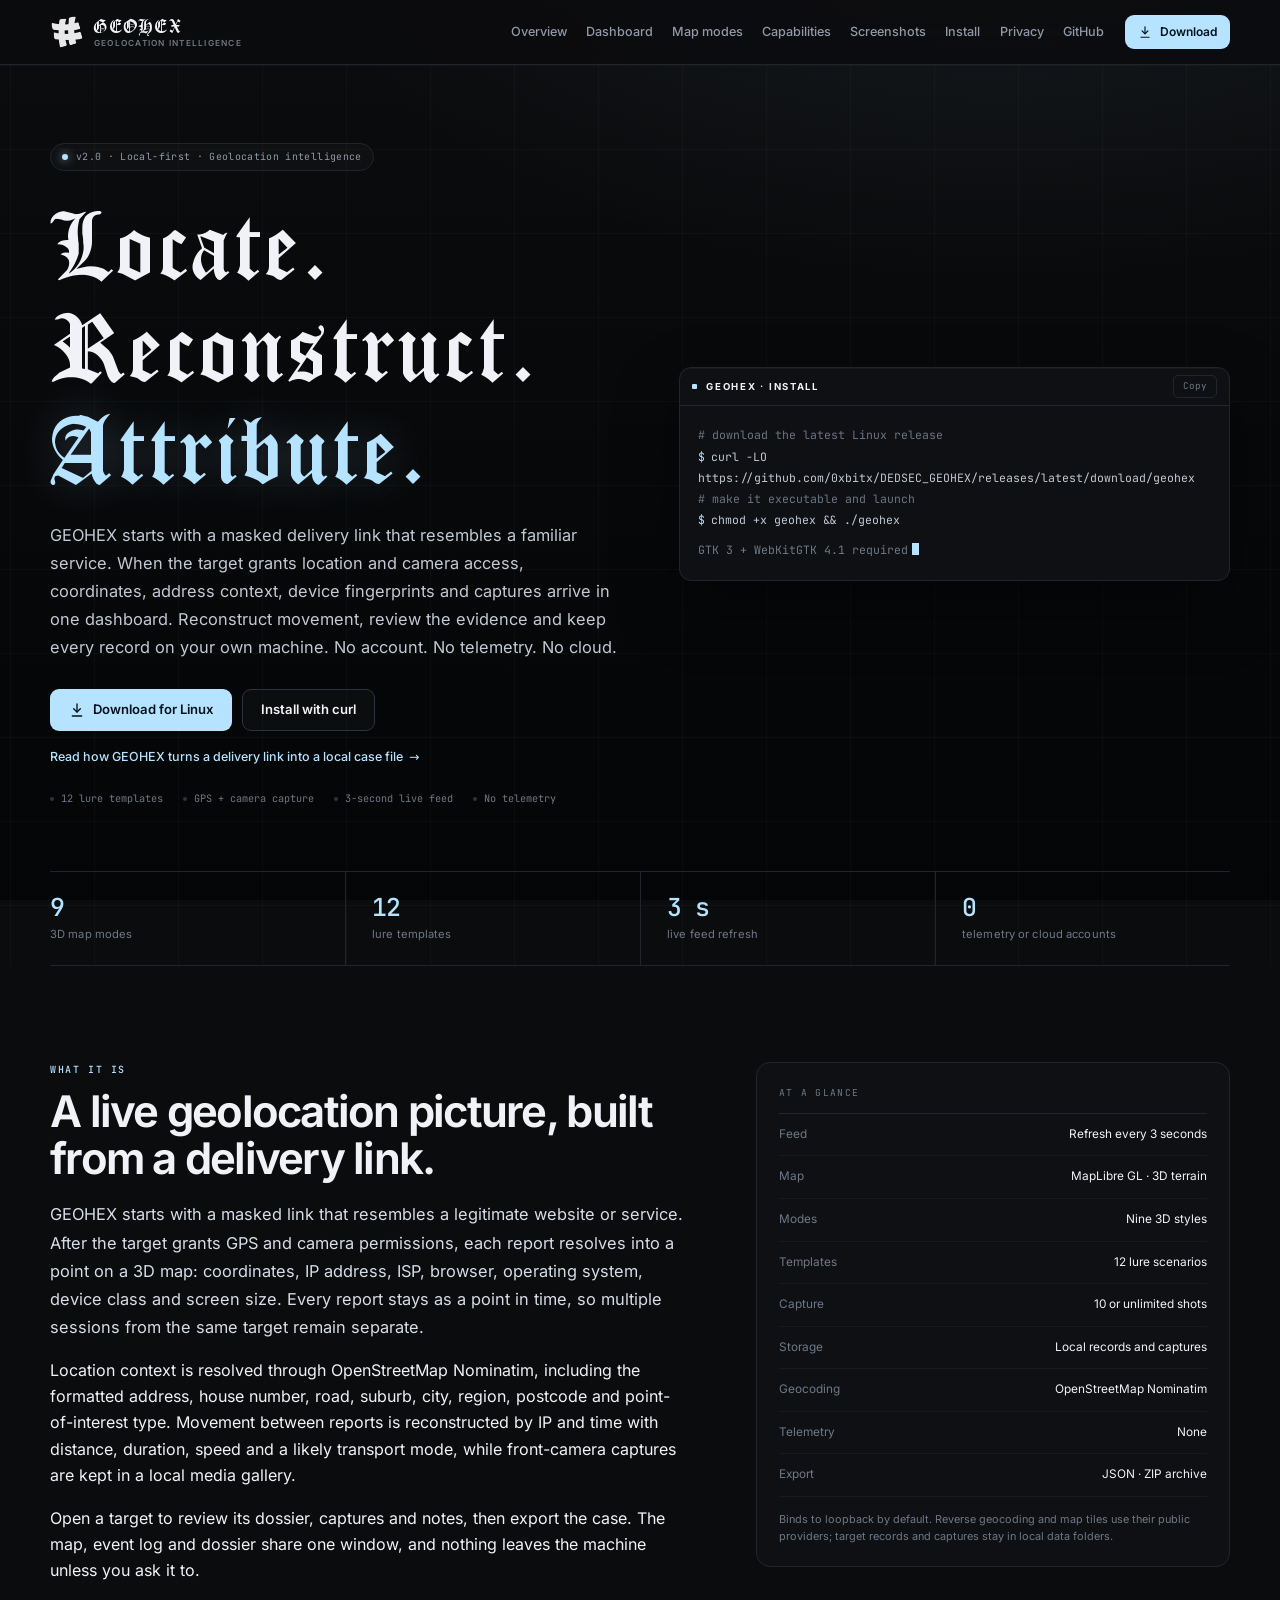
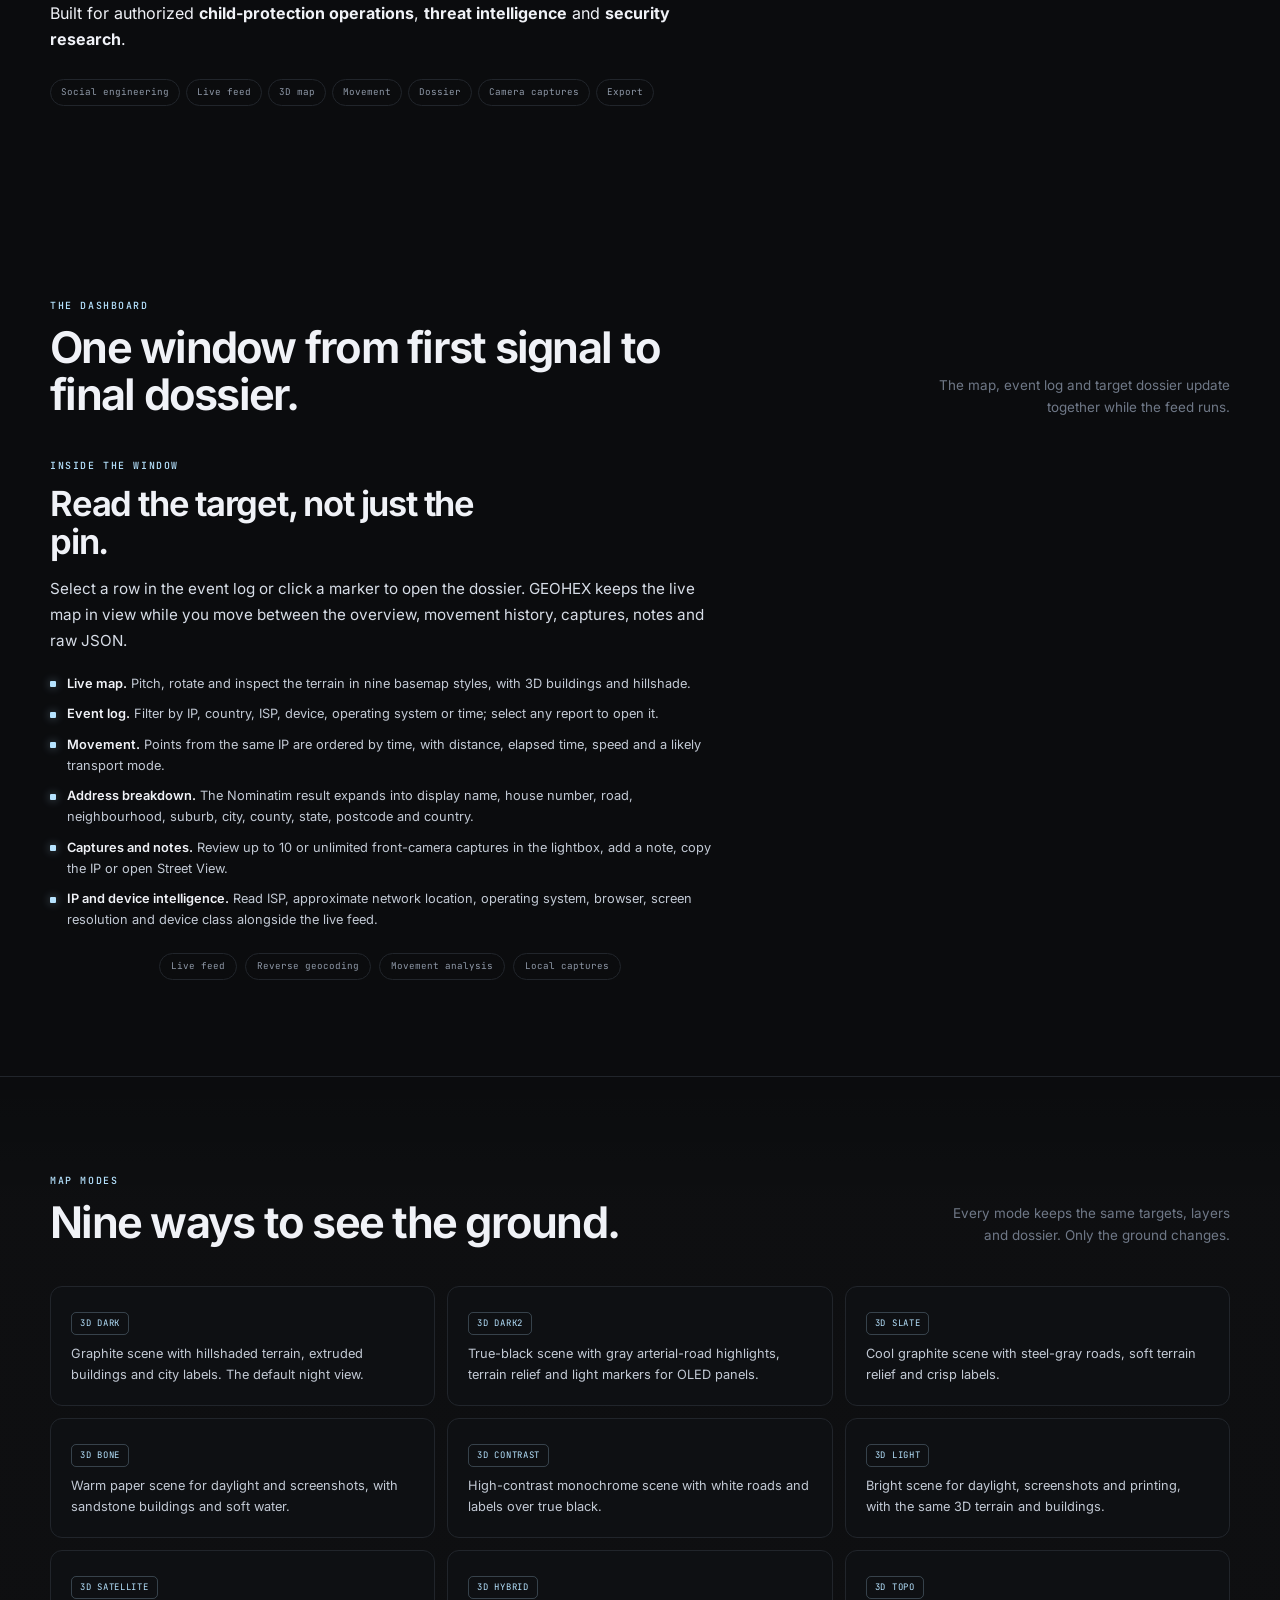
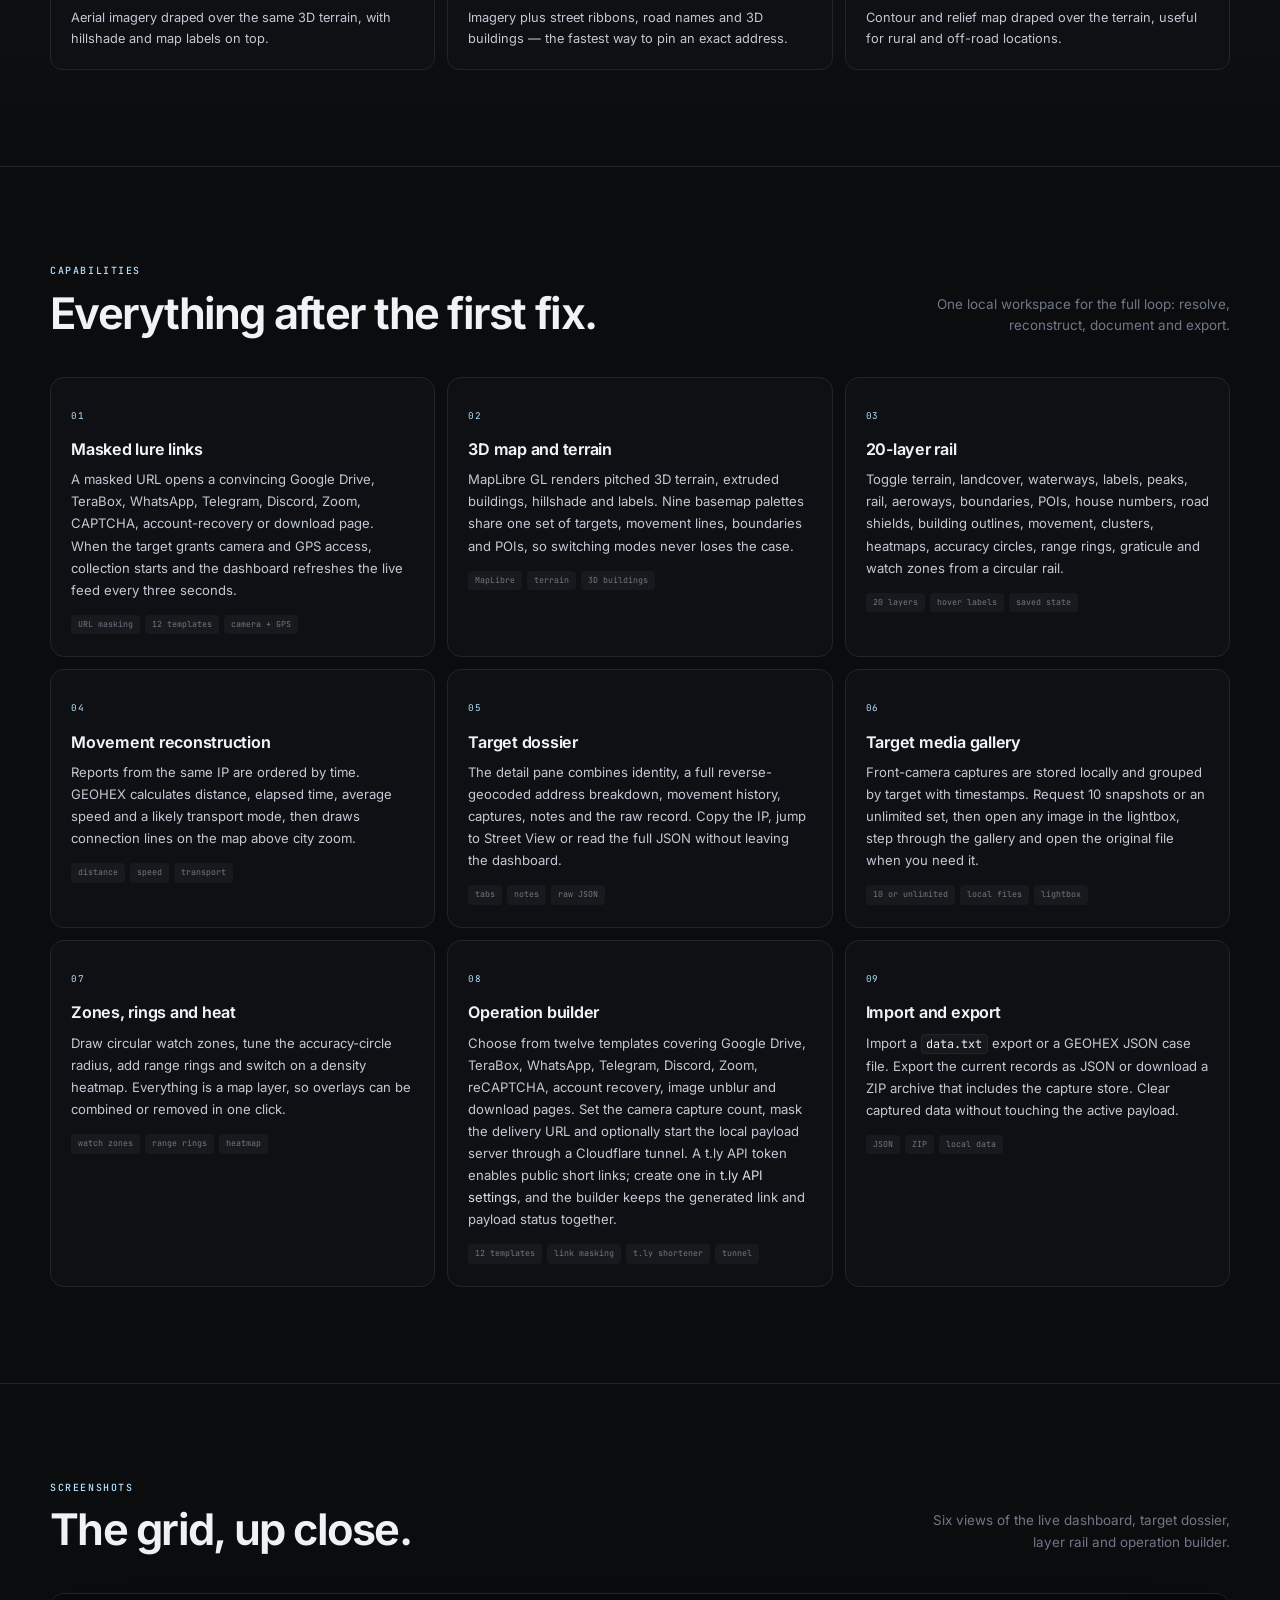
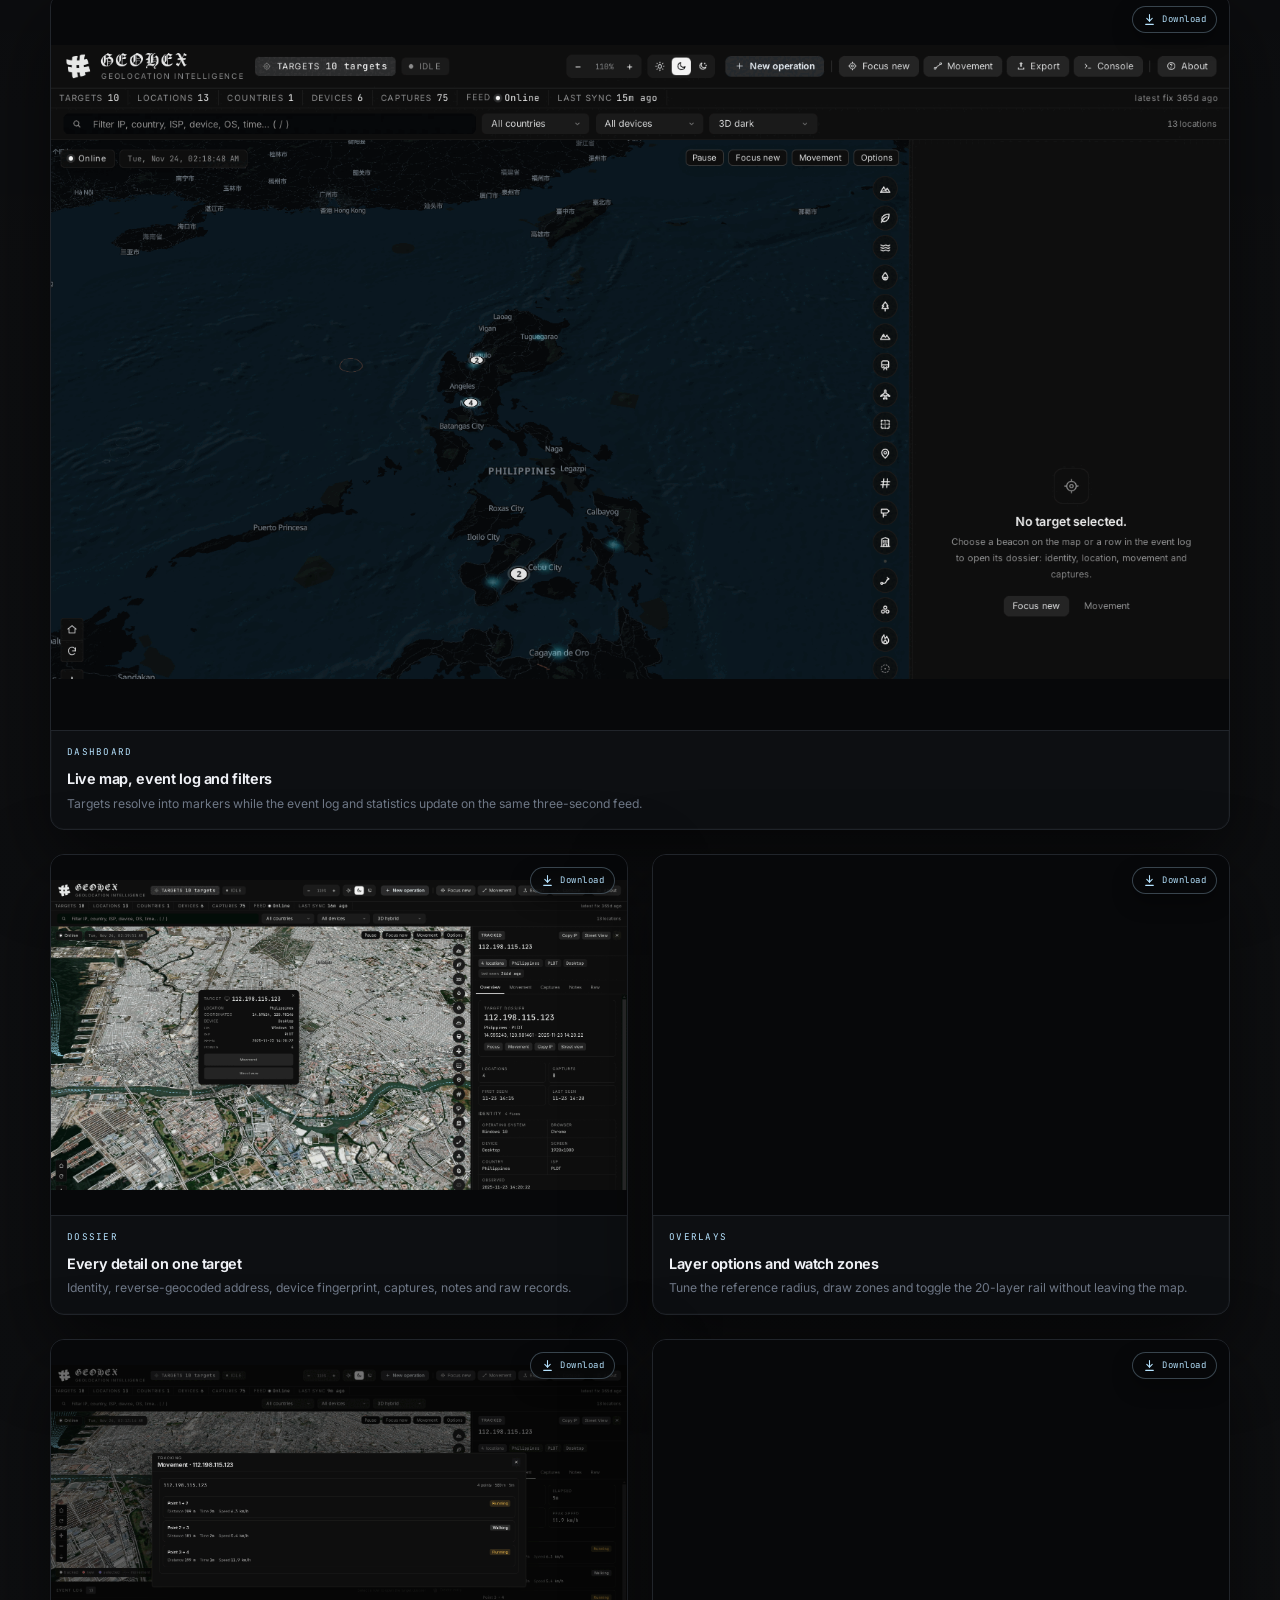
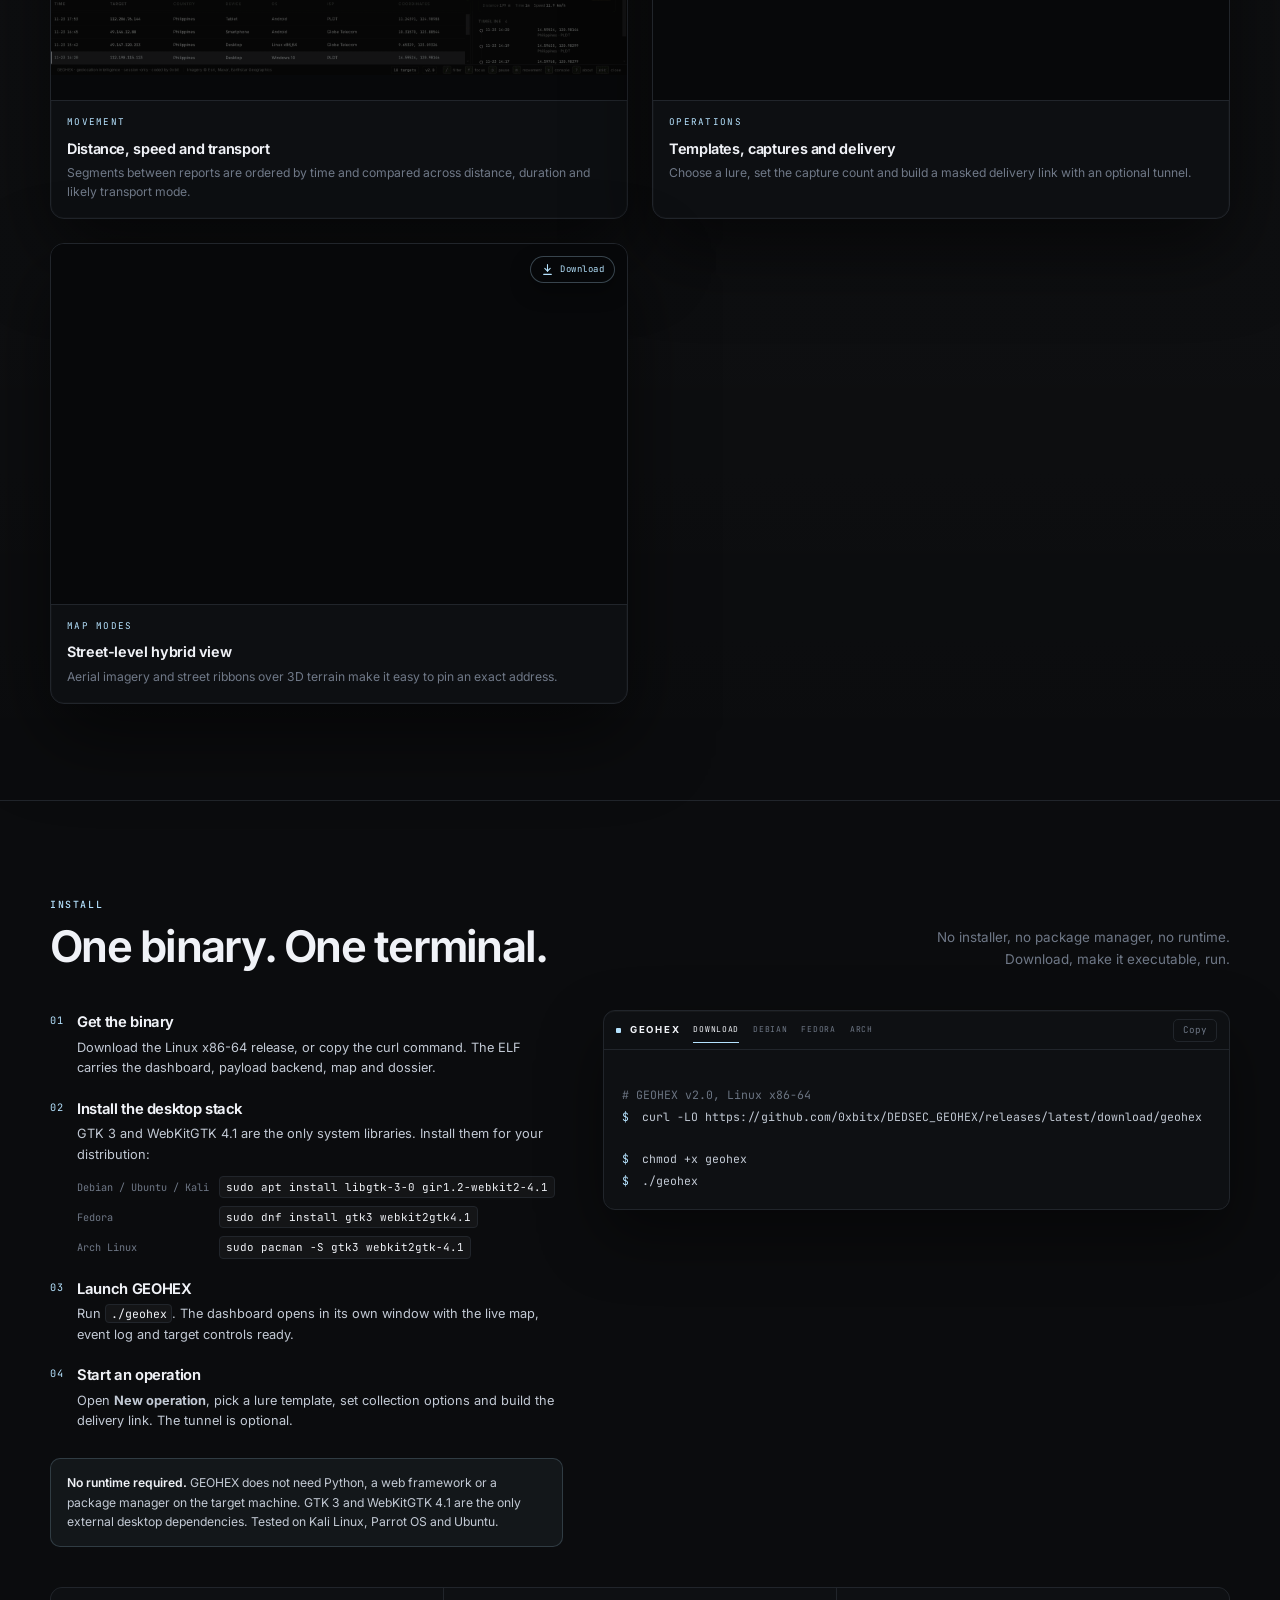
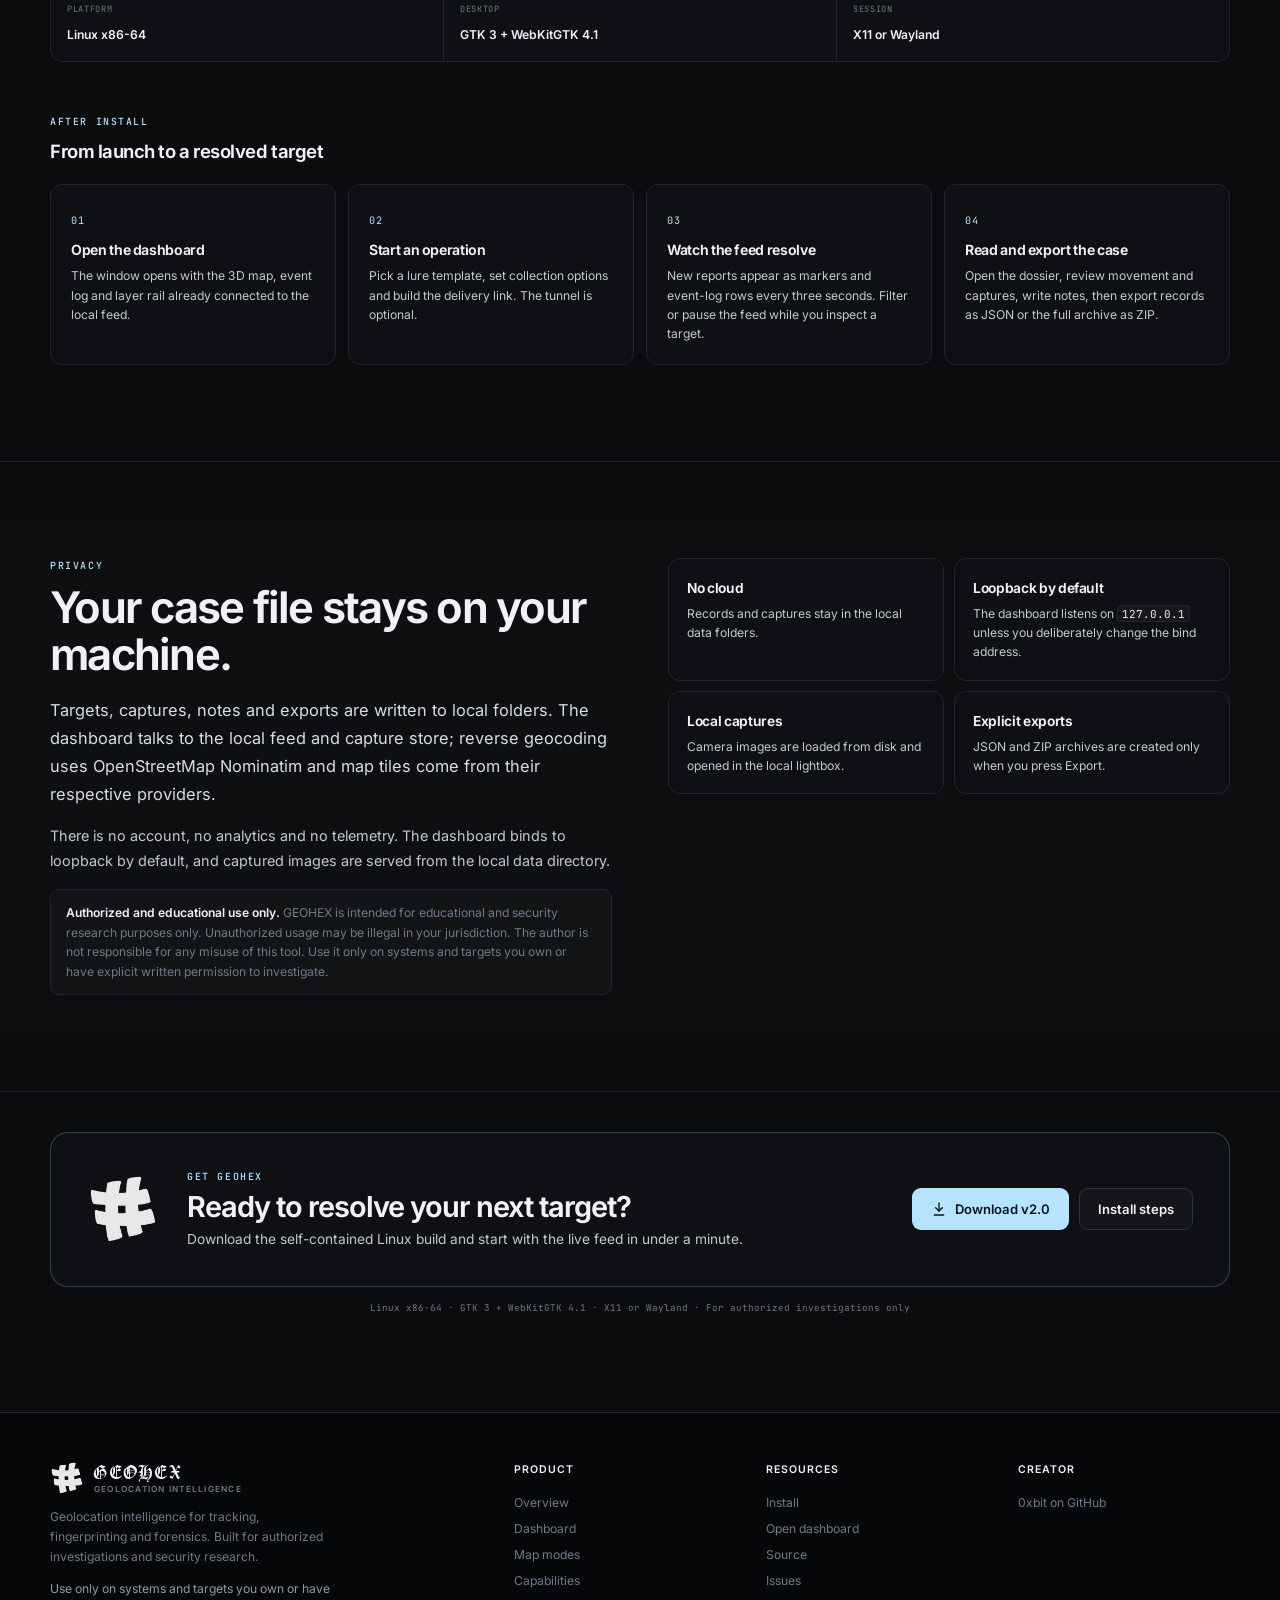
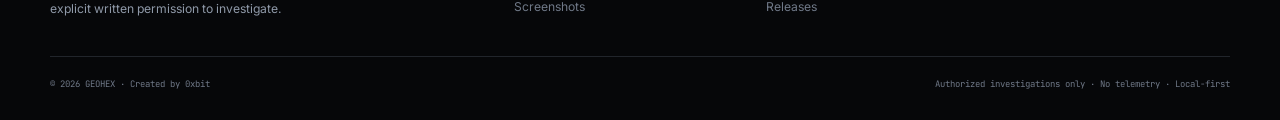
<file: index.html>
<!DOCTYPE html>
<html lang="en" data-theme="dark">
<head>
    <meta charset="UTF-8">
    <meta name="viewport" content="width=device-width, initial-scale=1.0">
    <meta name="color-scheme" content="dark">
    <meta name="theme-color" content="#0b0c0e">
    <meta name="description" content="GEOHEX is a geolocation intelligence platform for authorized investigations: masked lure links, live GPS and device reports, 3D maps, movement reconstruction, target dossiers, camera captures and local-only exports.">
    <meta property="og:title" content="GEOHEX - Geolocation Intelligence">
    <meta property="og:description" content="Collect GPS, device and camera reports through masked delivery links, reconstruct movement and keep every capture on your own machine. Local-first, 3D, and built for authorized investigations.">
    <meta property="og:type" content="website">
    <meta property="og:image" content="screenshots/dashboard-live.png">
    <meta name="twitter:card" content="summary_large_image">
    <title>GEOHEX - Geolocation Intelligence</title>
    <link rel="icon" href="logo.png" type="image/png">
    <link rel="preload" href="fonts/inter-latin-wght-normal.woff2" as="font" type="font/woff2" crossorigin>
    <link rel="preload" href="fonts/jetbrains-mono-latin-wght-normal.woff2" as="font" type="font/woff2" crossorigin>
    <link rel="preload" href="fonts/cloister-black.woff" as="font" type="font/woff" crossorigin>
    <link rel="stylesheet" href="site.css">
    <link rel="stylesheet" href="geohex.css">
    <script>document.documentElement.classList.add('js');</script>
    <script type="application/ld+json">
    {
        "@context": "https://schema.org",
        "@type": "SoftwareApplication",
        "name": "GEOHEX",
        "applicationCategory": "SecurityApplication",
        "operatingSystem": "Linux",
        "softwareVersion": "2.0",
        "description": "A geolocation intelligence platform with masked delivery links, live GPS and device reports, 3D maps, movement reconstruction, target dossiers, camera captures and local exports.",
        "author": {
            "@type": "Person",
            "name": "0xbit"
        }
    }
    </script>
</head>
<body>
<a class="skip-link" href="#main">Skip to content</a>

<header class="nav" id="top">
    <div class="container nav-inner">
        <a class="brand" href="#top" aria-label="GEOHEX home">
            <img src="logo.png" alt="" width="34" height="34">
            <span class="brand-text">
                <span class="brand-name">GEOHEX</span>
                <span class="brand-sub">Geolocation Intelligence</span>
            </span>
        </a>
        <nav class="nav-links" id="navLinks" aria-label="Main navigation">
            <a href="#overview">Overview</a>
            <a href="#dashboard">Dashboard</a>
            <a href="#modes">Map modes</a>
            <a href="#features">Capabilities</a>
            <a href="#screenshots">Screenshots</a>
            <a href="#install">Install</a>
            <a href="#privacy">Privacy</a>
            <a href="https://github.com/0xbitx/DEDSEC_GEOHEX" target="_blank" rel="noopener noreferrer">GitHub</a>
            <a class="btn btn-primary btn-sm nav-dl" href="https://github.com/0xbitx/DEDSEC_GEOHEX/releases/latest" data-download>
                <svg viewBox="0 0 24 24" fill="none" stroke="currentColor" stroke-width="2" stroke-linecap="round" stroke-linejoin="round" aria-hidden="true"><path d="M12 3v12"/><path d="m7 10 5 5 5-5"/><path d="M5 21h14"/></svg>
                Download
            </a>
        </nav>
        <button class="nav-toggle" id="navToggle" type="button" aria-expanded="false" aria-controls="navLinks" aria-label="Open menu">
            <span></span><span></span><span></span>
        </button>
    </div>
</header>

<main id="main">
    <section class="hero" aria-labelledby="heroTitle">
        <div class="container hero-grid">
            <div class="hero-copy">
                <p class="eyebrow"><span class="dot" aria-hidden="true"></span> v2.0 &middot; Local-first &middot; Geolocation intelligence</p>
                <h1 id="heroTitle">Locate.<br>Reconstruct.<br><span class="accent">Attribute.</span></h1>
                <p class="hero-lead">GEOHEX starts with a masked delivery link that resembles a familiar service. When the target grants location and camera access, coordinates, address context, device fingerprints and captures arrive in one dashboard. Reconstruct movement, review the evidence and keep every record on your own machine. No account. No telemetry. No cloud.</p>
                <div class="hero-actions">
                    <a class="btn btn-primary" href="https://github.com/0xbitx/DEDSEC_GEOHEX/releases/latest" data-download>
                        <svg viewBox="0 0 24 24" fill="none" stroke="currentColor" stroke-width="2" stroke-linecap="round" stroke-linejoin="round" aria-hidden="true"><path d="M12 3v12"/><path d="m7 10 5 5 5-5"/><path d="M5 21h14"/></svg>
                        Download for Linux
                    </a>
                    <a class="btn btn-ghost" href="#install">Install with curl</a>
                </div>
                <p class="hero-guide-link"><a href="#overview">Read how GEOHEX turns a delivery link into a local case file <span aria-hidden="true">&rarr;</span></a></p>
                <ul class="hero-meta" aria-label="Highlights">
                    <li>12 lure templates</li>
                    <li>GPS + camera capture</li>
                    <li>3-second live feed</li>
                    <li>No telemetry</li>
                </ul>
            </div>

            <div class="hero-visual">
                <div class="hero-glow" aria-hidden="true"></div>
                <div class="term term-hero">
                    <div class="term-bar">
                        <span class="term-mark" aria-hidden="true"></span>
                        <span class="term-title">geohex &middot; install</span>
                        <button class="term-copy" type="button" data-copy-target="#heroCommands" aria-label="Copy install commands">Copy</button>
                    </div>
                    <div class="term-body" id="heroCommands">
                        <div class="term-line comment"># download the latest Linux release</div>
                        <div class="term-line"><span class="prompt">$</span>curl -LO https://github.com/0xbitx/DEDSEC_GEOHEX/releases/latest/download/geohex</div>
                        <div class="term-line comment"># make it executable and launch</div>
                        <div class="term-line"><span class="prompt">$</span>chmod +x geohex &amp;&amp; ./geohex</div>
                        <div class="term-line term-gap" aria-hidden="true"></div>
                        <div class="term-line dim">GTK 3 + WebKitGTK 4.1 required<span class="cursor" aria-hidden="true"></span></div>
                    </div>
                </div>
            </div>
        </div>

        <div class="container stats" aria-label="GEOHEX at a glance">
            <div class="stat">
                <span class="stat-num">9</span>
                <span class="stat-label">3D map modes</span>
            </div>
            <div class="stat">
                <span class="stat-num">12</span>
                <span class="stat-label">lure templates</span>
            </div>
            <div class="stat">
                <span class="stat-num">3 s</span>
                <span class="stat-label">live feed refresh</span>
            </div>
            <div class="stat">
                <span class="stat-num">0</span>
                <span class="stat-label">telemetry or cloud accounts</span>
            </div>
        </div>
    </section>

    <section class="section" id="overview" aria-labelledby="overviewTitle">
        <div class="container overview-grid">
            <div class="overview-copy reveal">
                <p class="kicker">What it is</p>
                <h2 id="overviewTitle">A live geolocation picture, built from a delivery link.</h2>
                <p class="lead">GEOHEX starts with a masked link that resembles a legitimate website or service. After the target grants GPS and camera permissions, each report resolves into a point on a 3D map: coordinates, IP address, ISP, browser, operating system, device class and screen size. Every report stays as a point in time, so multiple sessions from the same target remain separate.</p>
                <p>Location context is resolved through OpenStreetMap Nominatim, including the formatted address, house number, road, suburb, city, region, postcode and point-of-interest type. Movement between reports is reconstructed by IP and time with distance, duration, speed and a likely transport mode, while front-camera captures are kept in a local media gallery.</p>
                <p>Open a target to review its dossier, captures and notes, then export the case. The map, event log and dossier share one window, and nothing leaves the machine unless you ask it to.</p>
                <p>Built for authorized <strong>child-protection operations</strong>, <strong>threat intelligence</strong> and <strong>security research</strong>.</p>
                <div class="pill-row" aria-label="Main capabilities">
                    <span>Social engineering</span>
                    <span>Live feed</span>
                    <span>3D map</span>
                    <span>Movement</span>
                    <span>Dossier</span>
                    <span>Camera captures</span>
                    <span>Export</span>
                </div>
            </div>

            <aside class="spec-card reveal" aria-labelledby="specTitle">
                <p class="spec-head" id="specTitle">At a glance</p>
                <dl class="spec-list">
                    <div><dt>Feed</dt><dd>Refresh every 3 seconds</dd></div>
                    <div><dt>Map</dt><dd>MapLibre GL &middot; 3D terrain</dd></div>
                    <div><dt>Modes</dt><dd>Nine 3D styles</dd></div>
                    <div><dt>Templates</dt><dd>12 lure scenarios</dd></div>
                    <div><dt>Capture</dt><dd>10 or unlimited shots</dd></div>
                    <div><dt>Storage</dt><dd>Local records and captures</dd></div>
                    <div><dt>Geocoding</dt><dd>OpenStreetMap Nominatim</dd></div>
                    <div><dt>Telemetry</dt><dd>None</dd></div>
                    <div><dt>Export</dt><dd>JSON &middot; ZIP archive</dd></div>
                </dl>
                <p class="spec-note">Binds to loopback by default. Reverse geocoding and map tiles use their public providers; target records and captures stay in local data folders.</p>
            </aside>
        </div>
    </section>

    <section class="section section-workbench" id="dashboard" aria-labelledby="dashboardTitle">
        <div class="container">
            <div class="section-head reveal">
                <div>
                    <p class="kicker">The dashboard</p>
                    <h2 id="dashboardTitle">One window from first signal to final dossier.</h2>
                </div>
                <p class="section-note">The map, event log and target dossier update together while the feed runs.</p>
            </div>

            <div class="split-grid">
                <div class="split-copy reveal">
                    <p class="kicker">Inside the window</p>
                    <h3>Read the target, not just the pin.</h3>
                    <p class="lead">Select a row in the event log or click a marker to open the dossier. GEOHEX keeps the live map in view while you move between the overview, movement history, captures, notes and raw JSON.</p>
                    <ul class="split-list">
                        <li><strong>Live map.</strong> Pitch, rotate and inspect the terrain in nine basemap styles, with 3D buildings and hillshade.</li>
                        <li><strong>Event log.</strong> Filter by IP, country, ISP, device, operating system or time; select any report to open it.</li>
                        <li><strong>Movement.</strong> Points from the same IP are ordered by time, with distance, elapsed time, speed and a likely transport mode.</li>
                        <li><strong>Address breakdown.</strong> The Nominatim result expands into display name, house number, road, neighbourhood, suburb, city, county, state, postcode and country.</li>
                        <li><strong>Captures and notes.</strong> Review up to 10 or unlimited front-camera captures in the lightbox, add a note, copy the IP or open Street View.</li>
                        <li><strong>IP and device intelligence.</strong> Read ISP, approximate network location, operating system, browser, screen resolution and device class alongside the live feed.</li>
                    </ul>
                    <div class="feature-chips">
                        <span>Live feed</span>
                        <span>Reverse geocoding</span>
                        <span>Movement analysis</span>
                        <span>Local captures</span>
                    </div>
                </div>
            </div>
        </div>
    </section>

    <section class="section section-alt" id="modes" aria-labelledby="modesTitle">
        <div class="container">
            <div class="section-head reveal">
                <div>
                    <p class="kicker">Map modes</p>
                    <h2 id="modesTitle">Nine ways to see the ground.</h2>
                </div>
                <p class="section-note">Every mode keeps the same targets, layers and dossier. Only the ground changes.</p>
            </div>

            <div class="mode-grid">
                <article class="mode-card reveal">
                    <span class="mode-key">3D dark</span>
                    <p>Graphite scene with hillshaded terrain, extruded buildings and city labels. The default night view.</p>
                </article>
                <article class="mode-card reveal">
                    <span class="mode-key">3D DARK2</span>
                    <p>True-black scene with gray arterial-road highlights, terrain relief and light markers for OLED panels.</p>
                </article>
                <article class="mode-card reveal">
                    <span class="mode-key">3D slate</span>
                    <p>Cool graphite scene with steel-gray roads, soft terrain relief and crisp labels.</p>
                </article>
                <article class="mode-card reveal">
                    <span class="mode-key">3D bone</span>
                    <p>Warm paper scene for daylight and screenshots, with sandstone buildings and soft water.</p>
                </article>
                <article class="mode-card reveal">
                    <span class="mode-key">3D contrast</span>
                    <p>High-contrast monochrome scene with white roads and labels over true black.</p>
                </article>
                <article class="mode-card reveal">
                    <span class="mode-key">3D light</span>
                    <p>Bright scene for daylight, screenshots and printing, with the same 3D terrain and buildings.</p>
                </article>
                <article class="mode-card reveal">
                    <span class="mode-key">3D satellite</span>
                    <p>Aerial imagery draped over the same 3D terrain, with hillshade and map labels on top.</p>
                </article>
                <article class="mode-card reveal">
                    <span class="mode-key">3D hybrid</span>
                    <p>Imagery plus street ribbons, road names and 3D buildings &mdash; the fastest way to pin an exact address.</p>
                </article>
                <article class="mode-card reveal">
                    <span class="mode-key">3D topo</span>
                    <p>Contour and relief map draped over the terrain, useful for rural and off-road locations.</p>
                </article>
            </div>
        </div>
    </section>

    <section class="section" id="features" aria-labelledby="featuresTitle">
        <div class="container">
            <div class="section-head reveal">
                <div>
                    <p class="kicker">Capabilities</p>
                    <h2 id="featuresTitle">Everything after the first fix.</h2>
                </div>
                <p class="section-note">One local workspace for the full loop: resolve, reconstruct, document and export.</p>
            </div>

            <div class="feature-grid">
                <article class="feature-card reveal">
                    <span class="feature-num">01</span>
                    <h3>Masked lure links</h3>
                    <p>A masked URL opens a convincing Google Drive, TeraBox, WhatsApp, Telegram, Discord, Zoom, CAPTCHA, account-recovery or download page. When the target grants camera and GPS access, collection starts and the dashboard refreshes the live feed every three seconds.</p>
                    <div class="tags"><span>URL masking</span><span>12 templates</span><span>camera + GPS</span></div>
                </article>

                <article class="feature-card reveal">
                    <span class="feature-num">02</span>
                    <h3>3D map and terrain</h3>
                    <p>MapLibre GL renders pitched 3D terrain, extruded buildings, hillshade and labels. Nine basemap palettes share one set of targets, movement lines, boundaries and POIs, so switching modes never loses the case.</p>
                    <div class="tags"><span>MapLibre</span><span>terrain</span><span>3D buildings</span></div>
                </article>

                <article class="feature-card reveal">
                    <span class="feature-num">03</span>
                    <h3>20-layer rail</h3>
                    <p>Toggle terrain, landcover, waterways, labels, peaks, rail, aeroways, boundaries, POIs, house numbers, road shields, building outlines, movement, clusters, heatmaps, accuracy circles, range rings, graticule and watch zones from a circular rail.</p>
                    <div class="tags"><span>20 layers</span><span>hover labels</span><span>saved state</span></div>
                </article>

                <article class="feature-card reveal">
                    <span class="feature-num">04</span>
                    <h3>Movement reconstruction</h3>
                    <p>Reports from the same IP are ordered by time. GEOHEX calculates distance, elapsed time, average speed and a likely transport mode, then draws connection lines on the map above city zoom.</p>
                    <div class="tags"><span>distance</span><span>speed</span><span>transport</span></div>
                </article>

                <article class="feature-card reveal">
                    <span class="feature-num">05</span>
                    <h3>Target dossier</h3>
                    <p>The detail pane combines identity, a full reverse-geocoded address breakdown, movement history, captures, notes and the raw record. Copy the IP, jump to Street View or read the full JSON without leaving the dashboard.</p>
                    <div class="tags"><span>tabs</span><span>notes</span><span>raw JSON</span></div>
                </article>

                <article class="feature-card reveal">
                    <span class="feature-num">06</span>
                    <h3>Target media gallery</h3>
                    <p>Front-camera captures are stored locally and grouped by target with timestamps. Request 10 snapshots or an unlimited set, then open any image in the lightbox, step through the gallery and open the original file when you need it.</p>
                    <div class="tags"><span>10 or unlimited</span><span>local files</span><span>lightbox</span></div>
                </article>

                <article class="feature-card reveal">
                    <span class="feature-num">07</span>
                    <h3>Zones, rings and heat</h3>
                    <p>Draw circular watch zones, tune the accuracy-circle radius, add range rings and switch on a density heatmap. Everything is a map layer, so overlays can be combined or removed in one click.</p>
                    <div class="tags"><span>watch zones</span><span>range rings</span><span>heatmap</span></div>
                </article>

                <article class="feature-card reveal">
                    <span class="feature-num">08</span>
                    <h3>Operation builder</h3>
                    <p>Choose from twelve templates covering Google Drive, TeraBox, WhatsApp, Telegram, Discord, Zoom, reCAPTCHA, account recovery, image unblur and download pages. Set the camera capture count, mask the delivery URL and optionally start the local payload server through a Cloudflare tunnel. A t.ly API token enables public short links; create one in <a href="https://t.ly/settings#/api" target="_blank" rel="noopener noreferrer">t.ly API settings</a>, and the builder keeps the generated link and payload status together.</p>
                    <div class="tags"><span>12 templates</span><span>link masking</span><span>t.ly shortener</span><span>tunnel</span></div>
                </article>

                <article class="feature-card reveal">
                    <span class="feature-num">09</span>
                    <h3>Import and export</h3>
                    <p>Import a <code>data.txt</code> export or a GEOHEX JSON case file. Export the current records as JSON or download a ZIP archive that includes the capture store. Clear captured data without touching the active payload.</p>
                    <div class="tags"><span>JSON</span><span>ZIP</span><span>local data</span></div>
                </article>
            </div>
        </div>
    </section>

    <section class="section section-alt" id="screenshots" aria-labelledby="screenshotsTitle">
        <div class="container">
            <div class="section-head reveal">
                <div>
                    <p class="kicker">Screenshots</p>
                    <h2 id="screenshotsTitle">The grid, up close.</h2>
                </div>
                <p class="section-note">Six views of the live dashboard, target dossier, layer rail and operation builder.</p>
            </div>

            <div class="shot-grid">
                <figure class="shot-card shot-card-featured reveal">
                    <a class="shot-link" href="screenshots/dashboard-live.png" target="_blank" rel="noopener noreferrer" title="Open the live dashboard screenshot full size">
                        <span class="shot-frame">
                            <img src="screenshots/dashboard-live.png" alt="GEOHEX live dashboard with 3D map, markers, event log and layer rail" loading="lazy" decoding="async">
                        </span>
                    </a>
                    <a class="shot-download" href="screenshots/dashboard-live.png" download="geohex-dashboard.png" aria-label="Download the live dashboard screenshot" title="Download screenshot">
                        <svg viewBox="0 0 24 24" fill="none" stroke="currentColor" stroke-width="2" stroke-linecap="round" stroke-linejoin="round" aria-hidden="true"><path d="M12 3v12"/><path d="m7 10 5 5 5-5"/><path d="M5 21h14"/></svg>
                        <span>Download</span>
                    </a>
                    <figcaption>
                        <span class="shot-label">Dashboard</span>
                        <h3>Live map, event log and filters</h3>
                        <p>Targets resolve into markers while the event log and statistics update on the same three-second feed.</p>
                    </figcaption>
                </figure>

                <figure class="shot-card reveal">
                    <a class="shot-link" href="screenshots/target-dossier.png" target="_blank" rel="noopener noreferrer" title="Open the target dossier screenshot full size">
                        <span class="shot-frame">
                            <img src="screenshots/target-dossier.png" alt="GEOHEX target dossier with identity, address, device and movement tabs" loading="lazy" decoding="async">
                        </span>
                    </a>
                    <a class="shot-download" href="screenshots/target-dossier.png" download="geohex-target-dossier.png" aria-label="Download the target dossier screenshot" title="Download screenshot">
                        <svg viewBox="0 0 24 24" fill="none" stroke="currentColor" stroke-width="2" stroke-linecap="round" stroke-linejoin="round" aria-hidden="true"><path d="M12 3v12"/><path d="m7 10 5 5 5-5"/><path d="M5 21h14"/></svg>
                        <span>Download</span>
                    </a>
                    <figcaption>
                        <span class="shot-label">Dossier</span>
                        <h3>Every detail on one target</h3>
                        <p>Identity, reverse-geocoded address, device fingerprint, captures, notes and raw records.</p>
                    </figcaption>
                </figure>

                <figure class="shot-card reveal">
                    <a class="shot-link" href="screenshots/layer-options.png" target="_blank" rel="noopener noreferrer" title="Open the layer options screenshot full size">
                        <span class="shot-frame">
                            <img src="screenshots/layer-options.png" alt="GEOHEX layer options panel with accuracy radius, watch zone controls and circular layer rail" loading="lazy" decoding="async">
                        </span>
                    </a>
                    <a class="shot-download" href="screenshots/layer-options.png" download="geohex-layer-options.png" aria-label="Download the layer options screenshot" title="Download screenshot">
                        <svg viewBox="0 0 24 24" fill="none" stroke="currentColor" stroke-width="2" stroke-linecap="round" stroke-linejoin="round" aria-hidden="true"><path d="M12 3v12"/><path d="m7 10 5 5 5-5"/><path d="M5 21h14"/></svg>
                        <span>Download</span>
                    </a>
                    <figcaption>
                        <span class="shot-label">Overlays</span>
                        <h3>Layer options and watch zones</h3>
                        <p>Tune the reference radius, draw zones and toggle the 20-layer rail without leaving the map.</p>
                    </figcaption>
                </figure>

                <figure class="shot-card reveal">
                    <a class="shot-link" href="screenshots/movement-history.png" target="_blank" rel="noopener noreferrer" title="Open the movement history screenshot full size">
                        <span class="shot-frame">
                            <img src="screenshots/movement-history.png" alt="GEOHEX movement history window" loading="lazy" decoding="async">
                        </span>
                    </a>
                    <a class="shot-download" href="screenshots/movement-history.png" download="geohex-movement-history.png" aria-label="Download the movement history screenshot" title="Download screenshot">
                        <svg viewBox="0 0 24 24" fill="none" stroke="currentColor" stroke-width="2" stroke-linecap="round" stroke-linejoin="round" aria-hidden="true"><path d="M12 3v12"/><path d="m7 10 5 5 5-5"/><path d="M5 21h14"/></svg>
                        <span>Download</span>
                    </a>
                    <figcaption>
                        <span class="shot-label">Movement</span>
                        <h3>Distance, speed and transport</h3>
                        <p>Segments between reports are ordered by time and compared across distance, duration and likely transport mode.</p>
                    </figcaption>
                </figure>

                <figure class="shot-card reveal">
                    <a class="shot-link" href="screenshots/operation-builder.png" target="_blank" rel="noopener noreferrer" title="Open the operation builder screenshot full size">
                        <span class="shot-frame">
                            <img src="screenshots/operation-builder.png" alt="GEOHEX operation builder with lure templates, collection settings and delivery link" loading="lazy" decoding="async">
                        </span>
                    </a>
                    <a class="shot-download" href="screenshots/operation-builder.png" download="geohex-operation-builder.png" aria-label="Download the operation builder screenshot" title="Download screenshot">
                        <svg viewBox="0 0 24 24" fill="none" stroke="currentColor" stroke-width="2" stroke-linecap="round" stroke-linejoin="round" aria-hidden="true"><path d="M12 3v12"/><path d="m7 10 5 5 5-5"/><path d="M5 21h14"/></svg>
                        <span>Download</span>
                    </a>
                    <figcaption>
                        <span class="shot-label">Operations</span>
                        <h3>Templates, captures and delivery</h3>
                        <p>Choose a lure, set the capture count and build a masked delivery link with an optional tunnel.</p>
                    </figcaption>
                </figure>

                <figure class="shot-card reveal">
                    <a class="shot-link" href="screenshots/map-hybrid.png" target="_blank" rel="noopener noreferrer" title="Open the hybrid map screenshot full size">
                        <span class="shot-frame">
                            <img src="screenshots/map-hybrid.png" alt="GEOHEX hybrid map with aerial imagery, street network and target marker" loading="lazy" decoding="async">
                        </span>
                    </a>
                    <a class="shot-download" href="screenshots/map-hybrid.png" download="geohex-map-hybrid.png" aria-label="Download the hybrid map screenshot" title="Download screenshot">
                        <svg viewBox="0 0 24 24" fill="none" stroke="currentColor" stroke-width="2" stroke-linecap="round" stroke-linejoin="round" aria-hidden="true"><path d="M12 3v12"/><path d="m7 10 5 5 5-5"/><path d="M5 21h14"/></svg>
                        <span>Download</span>
                    </a>
                    <figcaption>
                        <span class="shot-label">Map modes</span>
                        <h3>Street-level hybrid view</h3>
                        <p>Aerial imagery and street ribbons over 3D terrain make it easy to pin an exact address.</p>
                    </figcaption>
                </figure>
            </div>
        </div>
    </section>

    <section class="section" id="install" aria-labelledby="installTitle">
        <div class="container">
            <div class="section-head reveal">
                <div>
                    <p class="kicker">Install</p>
                    <h2 id="installTitle">One binary. One terminal.</h2>
                </div>
                <p class="section-note">No installer, no package manager, no runtime. Download, make it executable, run.</p>
            </div>

            <div class="install-grid">
                <div class="install-steps reveal">
                    <ol class="steps">
                        <li>
                            <span class="step-num">01</span>
                            <div>
                                <h3>Get the binary</h3>
                                <p>Download the Linux x86-64 release, or copy the curl command. The ELF carries the dashboard, payload backend, map and dossier.</p>
                            </div>
                        </li>
                        <li>
                            <span class="step-num">02</span>
                            <div>
                                <h3>Install the desktop stack</h3>
                                <p>GTK 3 and WebKitGTK 4.1 are the only system libraries. Install them for your distribution:</p>
                                <div class="dep-cmds">
                                    <p><span>Debian / Ubuntu / Kali</span> <code>sudo apt install libgtk-3-0 gir1.2-webkit2-4.1</code></p>
                                    <p><span>Fedora</span> <code>sudo dnf install gtk3 webkit2gtk4.1</code></p>
                                    <p><span>Arch Linux</span> <code>sudo pacman -S gtk3 webkit2gtk-4.1</code></p>
                                </div>
                            </div>
                        </li>
                        <li>
                            <span class="step-num">03</span>
                            <div>
                                <h3>Launch GEOHEX</h3>
                                <p>Run <code>./geohex</code>. The dashboard opens in its own window with the live map, event log and target controls ready.</p>
                            </div>
                        </li>
                        <li>
                            <span class="step-num">04</span>
                            <div>
                                <h3>Start an operation</h3>
                                <p>Open <strong>New operation</strong>, pick a lure template, set collection options and build the delivery link. The tunnel is optional.</p>
                            </div>
                        </li>
                    </ol>
                    <p class="install-note"><strong>No runtime required.</strong> GEOHEX does not need Python, a web framework or a package manager on the target machine. GTK 3 and WebKitGTK 4.1 are the only external desktop dependencies. Tested on Kali Linux, Parrot OS and Ubuntu.</p>
                </div>

                <div class="term term-install reveal">
                    <div class="term-bar">
                        <span class="term-mark" aria-hidden="true"></span>
                        <span class="term-title">GEOHEX</span>
                        <div class="term-tabs" role="tablist" aria-label="Install commands">
                            <button class="term-tab is-active" type="button" role="tab" aria-selected="true" data-term="download">download</button>
                            <button class="term-tab" type="button" role="tab" aria-selected="false" data-term="debian">debian</button>
                            <button class="term-tab" type="button" role="tab" aria-selected="false" data-term="fedora">fedora</button>
                            <button class="term-tab" type="button" role="tab" aria-selected="false" data-term="arch">arch</button>
                        </div>
                        <button class="term-copy" type="button" data-copy-term aria-label="Copy the active terminal commands">Copy</button>
                    </div>
                    <div class="term-body">
                        <pre class="term-pane is-active" data-pane="download"><span class="comment"># GEOHEX v2.0, Linux x86-64</span>
<span class="prompt">$</span> curl -LO https://github.com/0xbitx/DEDSEC_GEOHEX/releases/latest/download/geohex

<span class="prompt">$</span> chmod +x geohex
<span class="prompt">$</span> ./geohex
</pre>
                        <pre class="term-pane" data-pane="debian"><span class="comment"># Debian, Ubuntu, Kali</span>
<span class="prompt">$</span> sudo apt update
<span class="prompt">$</span> sudo apt install libgtk-3-0 gir1.2-webkit2-4.1</pre>
                        <pre class="term-pane" data-pane="fedora"><span class="comment"># Fedora</span>
<span class="prompt">$</span> sudo dnf install gtk3 webkit2gtk4.1</pre>
                        <pre class="term-pane" data-pane="arch"><span class="comment"># Arch Linux</span>
<span class="prompt">$</span> sudo pacman -S gtk3 webkit2gtk-4.1</pre>
                    </div>
                </div>
            </div>

            <div class="req-grid reveal" aria-label="Requirements">
                <div><span>Platform</span><strong>Linux x86-64</strong></div>
                <div><span>Desktop</span><strong>GTK 3 + WebKitGTK 4.1</strong></div>
                <div><span>Session</span><strong>X11 or Wayland</strong></div>
            </div>

            <div class="quick-head reveal">
                <p class="kicker">After install</p>
                <h3>From launch to a resolved target</h3>
            </div>
            <div class="quick-grid">
                <article class="quick-card reveal">
                    <span class="step-num">01</span>
                    <h3>Open the dashboard</h3>
                    <p>The window opens with the 3D map, event log and layer rail already connected to the local feed.</p>
                </article>
                <article class="quick-card reveal">
                    <span class="step-num">02</span>
                    <h3>Start an operation</h3>
                    <p>Pick a lure template, set collection options and build the delivery link. The tunnel is optional.</p>
                </article>
                <article class="quick-card reveal">
                    <span class="step-num">03</span>
                    <h3>Watch the feed resolve</h3>
                    <p>New reports appear as markers and event-log rows every three seconds. Filter or pause the feed while you inspect a target.</p>
                </article>
                <article class="quick-card reveal">
                    <span class="step-num">04</span>
                    <h3>Read and export the case</h3>
                    <p>Open the dossier, review movement and captures, write notes, then export records as JSON or the full archive as ZIP.</p>
                </article>
            </div>
        </div>
    </section>

    <section class="section section-alt" id="privacy" aria-labelledby="privacyTitle">
        <div class="container privacy-grid">
            <div class="privacy-copy reveal">
                <p class="kicker">Privacy</p>
                <h2 id="privacyTitle">Your case file stays on your machine.</h2>
                <p class="lead">Targets, captures, notes and exports are written to local folders. The dashboard talks to the local feed and capture store; reverse geocoding uses OpenStreetMap Nominatim and map tiles come from their respective providers.</p>
                <p>There is no account, no analytics and no telemetry. The dashboard binds to loopback by default, and captured images are served from the local data directory.</p>
                <p class="guardrails"><strong>Authorized and educational use only.</strong> GEOHEX is intended for educational and security research purposes only. Unauthorized usage may be illegal in your jurisdiction. The author is not responsible for any misuse of this tool. Use it only on systems and targets you own or have explicit written permission to investigate.</p>
            </div>
            <div class="privacy-cards reveal">
                <article class="privacy-card">
                    <h3>No cloud</h3>
                    <p>Records and captures stay in the local data folders.</p>
                </article>
                <article class="privacy-card">
                    <h3>Loopback by default</h3>
                    <p>The dashboard listens on <code>127.0.0.1</code> unless you deliberately change the bind address.</p>
                </article>
                <article class="privacy-card">
                    <h3>Local captures</h3>
                    <p>Camera images are loaded from disk and opened in the local lightbox.</p>
                </article>
                <article class="privacy-card">
                    <h3>Explicit exports</h3>
                    <p>JSON and ZIP archives are created only when you press Export.</p>
                </article>
            </div>
        </div>
    </section>

    <section class="cta" aria-labelledby="ctaTitle">
        <div class="container">
            <div class="cta-inner reveal">
                <img src="logo.png" alt="" width="72" height="72">
                <div class="cta-copy">
                    <p class="kicker">Get GEOHEX</p>
                    <h2 id="ctaTitle">Ready to resolve your next target?</h2>
                    <p>Download the self-contained Linux build and start with the live feed in under a minute.</p>
                </div>
                <div class="cta-actions">
                    <a class="btn btn-primary" href="https://github.com/0xbitx/DEDSEC_GEOHEX/releases/latest" data-download>
                        <svg viewBox="0 0 24 24" fill="none" stroke="currentColor" stroke-width="2" stroke-linecap="round" stroke-linejoin="round" aria-hidden="true"><path d="M12 3v12"/><path d="m7 10 5 5 5-5"/><path d="M5 21h14"/></svg>
                        Download v2.0
                    </a>
                    <a class="btn btn-ghost" href="#install">Install steps</a>
                </div>
            </div>
            <p class="cta-note">Linux x86-64 &middot; GTK 3 + WebKitGTK 4.1 &middot; X11 or Wayland &middot; For authorized investigations only</p>
        </div>
    </section>
</main>

<footer class="footer">
    <div class="container footer-grid">
        <div class="footer-brand">
            <a class="brand" href="#top" aria-label="GEOHEX home">
                <img src="logo.png" alt="" width="32" height="32">
                <span class="brand-text">
                    <span class="brand-name">GEOHEX</span>
                    <span class="brand-sub">Geolocation Intelligence</span>
                </span>
            </a>
            <p>Geolocation intelligence for tracking, fingerprinting and forensics. Built for authorized investigations and security research.</p>
            <p class="footer-warn">Use only on systems and targets you own or have explicit written permission to investigate.</p>
        </div>

        <div class="footer-col">
            <h4>Product</h4>
            <a href="#overview">Overview</a>
            <a href="#dashboard">Dashboard</a>
            <a href="#modes">Map modes</a>
            <a href="#features">Capabilities</a>
            <a href="#screenshots">Screenshots</a>
        </div>

        <div class="footer-col">
            <h4>Resources</h4>
            <a href="#install">Install</a>
            <a href="../dashboard/index.html">Open dashboard</a>
            <a href="https://github.com/0xbitx/DEDSEC_GEOHEX" target="_blank" rel="noopener noreferrer">Source</a>
            <a href="https://github.com/0xbitx/DEDSEC_GEOHEX/issues" target="_blank" rel="noopener noreferrer">Issues</a>
            <a href="https://github.com/0xbitx/DEDSEC_GEOHEX/releases/latest" target="_blank" rel="noopener noreferrer">Releases</a>
        </div>

        <div class="footer-col">
            <h4>Creator</h4>
            <a href="https://github.com/0xbitx" target="_blank" rel="noopener noreferrer">0xbit on GitHub</a>
        </div>
    </div>

    <div class="container footer-bottom">
        <span>&copy; <span id="year">2026</span> GEOHEX &middot; Created by 0xbit</span>
        <span>Authorized investigations only &middot; No telemetry &middot; Local-first</span>
    </div>
</footer>

<div class="toast" id="toast" role="status" aria-live="polite">Copied to clipboard</div>
<script src="site.js" defer></script>
</body>
</html>
</file>
<file: site.css>
@font-face {
    font-family: "Inter";
    src: url("fonts/inter-latin-wght-normal.woff2") format("woff2-variations");
    font-weight: 100 900;
    font-style: normal;
    font-display: swap;
}

@font-face {
    font-family: "JetBrains Mono";
    src: url("fonts/jetbrains-mono-latin-wght-normal.woff2") format("woff2-variations");
    font-weight: 100 800;
    font-style: normal;
    font-display: swap;
}

@font-face {
    font-family: "Cloister Black";
    src: url("fonts/cloister-black.woff") format("woff");
    font-weight: 400;
    font-style: normal;
    font-display: swap;
}

:root {
    --bg: #0b0c0e;
    --bg-deep: #040506;
    --window: #0d0f12;
    --panel: #0e1013;
    --panel-2: #131619;
    --panel-3: #171b20;
    --border: #21252b;
    --border-strong: #2e343d;
    --text: #f0f2f7;
    --body: #c2c9d4;
    --body-strong: #d7dde7;
    --muted: #8f99a8;
    --dim: #6f7887;
    --faint: #4b525c;
    --accent: #f5f6f9;
    --accent-hover: #ffffff;
    --accent-rgb: 245, 246, 249;
    --accent-soft: rgba(245, 246, 249, 0.08);
    --accent-contrast: #0b0c0e;
    --violet: #b08cff;
    --violet-rgb: 176, 140, 255;
    --green: #4ade80;
    --green-rgb: 74, 222, 128;
    --danger: #ff5c5c;
    --danger-rgb: 255, 92, 92;
    --high: #ffa657;
    --high-rgb: 255, 166, 87;
    --medium: #d9d9d9;
    --font-sans: "Inter", "Cantarell", "Noto Sans", "DejaVu Sans", sans-serif;
    --font-mono: "JetBrains Mono", "Ubuntu Mono", "DejaVu Sans Mono", monospace;
    --font-brand: "Cloister Black", "UnifrakturMaguntia", "Old English Text MT", serif;
    --radius: 14px;
    --shadow: 0 30px 80px rgba(0, 0, 0, 0.55);
}

* {
    box-sizing: border-box;
    margin: 0;
    padding: 0;
}

html {
    color-scheme: dark;
    scroll-behavior: smooth;
    scroll-padding-top: 84px;
    font-size: 16px;
    height: 100%;
}

body {
    min-height: 100%;
    overflow-x: hidden;
    background-color: var(--bg);
    background-image: linear-gradient(180deg, var(--bg) 0%, var(--bg-deep) 100%);
    background-attachment: fixed;
    background-repeat: no-repeat;
    color: var(--text);
    font-family: var(--font-sans);
    font-size: 1rem;
    line-height: 1.65;
    -webkit-font-smoothing: antialiased;
    text-rendering: optimizeLegibility;
}

::selection {
    background: rgba(var(--accent-rgb), 0.28);
    color: #ffffff;
}

*::-webkit-scrollbar {
    width: 10px;
    height: 10px;
}

*::-webkit-scrollbar-track {
    background: transparent;
}

*::-webkit-scrollbar-thumb {
    background: #2b323a;
    border: 2px solid var(--bg);
    border-radius: 4px;
}

*::-webkit-scrollbar-thumb:hover {
    background: #3a424d;
}

a {
    color: var(--body-strong);
    text-decoration: none;
}

a:hover {
    color: var(--text);
}

:focus-visible {
    outline: 2px solid var(--accent);
    outline-offset: 3px;
    border-radius: 4px;
}

code {
    padding: 0.08em 0.38em;
    border: 1px solid var(--border);
    border-radius: 4px;
    background: rgba(255, 255, 255, 0.035);
    color: var(--text);
    font-family: var(--font-mono);
    font-size: 0.9em;
    overflow-wrap: anywhere;
}

h1,
h2,
h3,
h4 {
    color: var(--text);
    font-weight: 650;
    letter-spacing: -0.025em;
}

img {
    max-width: 100%;
}

.container {
    width: min(1180px, calc(100% - 48px));
    margin: 0 auto;
}

.skip-link {
    position: fixed;
    top: 10px;
    left: 10px;
    z-index: 200;
    padding: 9px 14px;
    border: 1px solid var(--accent);
    border-radius: 7px;
    background: var(--panel);
    color: var(--accent);
    font-family: var(--font-mono);
    font-size: 0.72rem;
    transform: translateY(-160%);
    transition: transform 0.15s ease;
}

.skip-link:focus {
    transform: translateY(0);
}


.btn {
    display: inline-flex;
    align-items: center;
    justify-content: center;
    gap: 8px;
    min-height: 42px;
    padding: 10px 18px;
    border: 1px solid transparent;
    border-radius: 9px;
    font-family: var(--font-sans);
    font-size: 0.82rem;
    font-weight: 600;
    line-height: 1;
    white-space: nowrap;
    text-decoration: none;
    cursor: pointer;
    transition: background 0.15s ease, border-color 0.15s ease, color 0.15s ease, transform 0.15s ease;
}

.btn svg {
    flex: none;
    width: 16px;
    height: 16px;
}

.btn-primary {
    background: var(--accent);
    color: var(--accent-contrast);
}

.btn-primary:hover {
    background: var(--accent-hover);
    color: var(--accent-contrast);
    transform: translateY(-1px);
}

.btn-ghost {
    border-color: var(--border-strong);
    background: rgba(255, 255, 255, 0.025);
    color: var(--text);
}

.btn-ghost:hover {
    border-color: rgba(var(--accent-rgb), 0.45);
    background: rgba(var(--accent-rgb), 0.07);
    color: var(--text);
}

.btn-sm {
    min-height: 34px;
    padding: 8px 12px;
    font-size: 0.75rem;
}

.btn-sm svg {
    width: 14px;
    height: 14px;
}


.nav {
    position: sticky;
    top: 0;
    z-index: 80;
    border-bottom: 1px solid var(--border);
    background: rgba(11, 12, 14, 0.82);
    -webkit-backdrop-filter: blur(20px) saturate(160%);
    backdrop-filter: blur(20px) saturate(160%);
    transition: box-shadow 0.2s ease, background 0.2s ease;
}

.nav.is-scrolled {
    background: rgba(11, 12, 14, 0.94);
    box-shadow: 0 12px 40px rgba(0, 0, 0, 0.45);
}

.nav-inner {
    display: flex;
    align-items: center;
    justify-content: space-between;
    gap: 24px;
    min-height: 64px;
}

.brand {
    display: inline-flex;
    align-items: center;
    gap: 10px;
    flex: none;
    color: var(--text);
    text-decoration: none;
}

.brand:hover {
    color: var(--text);
}

.brand img {
    width: 32px;
    height: 37px;
    object-fit: contain;
}

.brand-text {
    display: flex;
    flex-direction: column;
    line-height: 1.05;
}

.brand-name {
    font-family: var(--font-brand);
    font-size: 1.2rem;
    font-weight: 400;
    letter-spacing: 0.04em;
}

.brand-sub {
    margin-top: 3px;
    color: var(--dim);
    font-family: var(--font-sans);
    font-size: 0.52rem;
    font-weight: 600;
    letter-spacing: 0.15em;
    text-transform: uppercase;
}

.nav-links {
    display: flex;
    align-items: center;
    flex: none;
    flex-wrap: nowrap;
    gap: clamp(12px, 1.5vw, 22px);
}

.nav-links > a:not(.btn) {
    position: relative;
    flex: none;
    padding: 6px 0;
    color: var(--muted);
    font-size: 0.79rem;
    font-weight: 500;
    white-space: nowrap;
    text-decoration: none;
    transition: color 0.15s ease;
}

.nav-links > a:not(.btn):hover,
.nav-links > a:not(.btn).is-active {
    color: var(--text);
}

.nav-links > a:not(.btn).is-active::after {
    content: "";
    position: absolute;
    right: 0;
    bottom: -3px;
    left: 0;
    height: 2px;
    border-radius: 2px;
    background: var(--accent);
}

.nav-dl {
    margin-left: 2px;
}

.nav-toggle {
    display: none;
    flex: none;
    width: 40px;
    height: 40px;
    padding: 10px;
    border: 1px solid var(--border);
    border-radius: 8px;
    background: transparent;
    cursor: pointer;
}

.nav-toggle span {
    display: block;
    height: 1.5px;
    margin: 4px 0;
    border-radius: 2px;
    background: var(--text);
    transition: transform 0.18s ease, opacity 0.18s ease;
}

.nav-toggle[aria-expanded="true"] span:nth-child(1) {
    transform: translateY(5.5px) rotate(45deg);
}

.nav-toggle[aria-expanded="true"] span:nth-child(2) {
    opacity: 0;
}

.nav-toggle[aria-expanded="true"] span:nth-child(3) {
    transform: translateY(-5.5px) rotate(-45deg);
}


.hero {
    position: relative;
    padding-top: 76px;
    overflow: clip;
}

.hero-grid {
    display: grid;
    grid-template-columns: minmax(0, 1.02fr) minmax(0, 0.98fr);
    align-items: center;
    gap: 56px;
    padding-bottom: 64px;
}

.eyebrow {
    display: inline-flex;
    align-items: center;
    gap: 8px;
    padding: 5px 11px;
    border: 1px solid var(--border);
    border-radius: 999px;
    background: rgba(255, 255, 255, 0.02);
    color: var(--muted);
    font-family: var(--font-mono);
    font-size: 0.62rem;
    letter-spacing: 0.035em;
}

.eyebrow .dot {
    width: 6px;
    height: 6px;
    border-radius: 50%;
    background: var(--accent);
    box-shadow: 0 0 10px rgba(var(--accent-rgb), 0.8);
}

.hero h1 {
    margin: 22px 0;
    font-family: var(--font-brand);
    font-size: clamp(3.6rem, 7.8vw, 6.4rem);
    font-weight: 400;
    line-height: 1.02;
    letter-spacing: 0.01em;
}

.hero h1 .accent {
    color: var(--accent);
    text-shadow: 0 0 44px rgba(var(--accent-rgb), 0.24);
}

.hero-lead {
    max-width: 58ch;
    color: var(--body);
    font-size: 1.02rem;
    line-height: 1.72;
}

.hero-actions {
    display: flex;
    flex-wrap: wrap;
    gap: 10px;
    margin-top: 28px;
}

.hero-meta {
    display: flex;
    flex-wrap: wrap;
    gap: 8px 20px;
    margin-top: 22px;
    list-style: none;
    color: var(--dim);
    font-family: var(--font-mono);
    font-size: 0.64rem;
}

.hero-meta li {
    display: flex;
    align-items: center;
    gap: 7px;
}

.hero-meta li::before {
    content: "";
    width: 4px;
    height: 4px;
    border-radius: 50%;
    background: var(--border-strong);
}

.hero-visual {
    position: relative;
    min-width: 0;
}

.hero-glow {
    position: absolute;
    inset: -18% -12%;
    z-index: -1;
    border-radius: 50%;
    background: radial-gradient(50% 50% at 50% 50%, rgba(255, 255, 255, 0.045), transparent 70%);
    filter: blur(18px);
    pointer-events: none;
}


.term {
    position: relative;
    overflow: hidden;
    border: 1px solid var(--border);
    border-radius: 12px;
    background: var(--panel);
    box-shadow: 0 26px 64px rgba(0, 0, 0, 0.44), inset 0 1px 0 rgba(255, 255, 255, 0.03);
}

.term-bar {
    display: flex;
    align-items: center;
    flex-wrap: wrap;
    gap: 9px;
    min-height: 38px;
    padding: 6px 12px;
    border-bottom: 1px solid var(--border);
    background: transparent;
}

.term-mark {
    flex: none;
    width: 5px;
    height: 5px;
    border-radius: 1px;
    background: var(--accent);
}

.term-title {
    color: var(--text);
    font-family: var(--font-sans);
    font-size: 0.6rem;
    font-weight: 700;
    letter-spacing: 0.18em;
    text-transform: uppercase;
}

.term-copy {
    margin-left: auto;
    padding: 4px 9px;
    border: 1px solid var(--border);
    border-radius: 5px;
    background: transparent;
    color: var(--dim);
    font-family: var(--font-mono);
    font-size: 0.58rem;
    line-height: 1.4;
    cursor: pointer;
    transition: border-color 0.15s ease, background 0.15s ease, color 0.15s ease;
}

.term-copy:hover {
    border-color: rgba(var(--accent-rgb), 0.4);
    background: rgba(var(--accent-rgb), 0.08);
    color: var(--accent);
}

.term-body {
    padding: 18px 18px 20px;
    overflow-x: auto;
    color: #c2c9d4;
    font-family: var(--font-mono);
    font-size: 0.72rem;
    line-height: 1.85;
}

.term-line {
    white-space: pre-wrap;
    overflow-wrap: anywhere;
}

.term-line .prompt,
.term-pane .prompt {
    margin-right: 6px;
    color: var(--accent);
    user-select: none;
}

.term-line.comment,
.term-pane .comment {
    color: #6b7482;
}

.term-line.ok,
.term-pane .ok {
    color: var(--accent);
}

.term-line.dim {
    color: var(--dim);
}

.term-gap {
    height: 8px;
}

.cursor {
    display: inline-block;
    width: 7px;
    height: 12px;
    margin-left: 4px;
    background: var(--accent);
    vertical-align: -1px;
    animation: cursor-blink 1.1s steps(1) infinite;
}

@keyframes cursor-blink {
    50% {
        opacity: 0;
    }
}

.float-chip {
    position: absolute;
    padding: 6px 10px;
    border: 1px solid rgba(var(--accent-rgb), 0.26);
    border-radius: 999px;
    background: rgba(11, 12, 14, 0.92);
    color: var(--accent);
    font-family: var(--font-mono);
    font-size: 0.56rem;
    letter-spacing: 0.03em;
    box-shadow: 0 12px 30px rgba(0, 0, 0, 0.45);
    pointer-events: none;
}

.float-chip-1 {
    top: -14px;
    right: 18px;
}

.float-chip-2 {
    bottom: -14px;
    left: -12px;
    border-color: rgba(var(--violet-rgb), 0.3);
    color: var(--violet);
}


.stats {
    display: grid;
    grid-template-columns: repeat(4, minmax(0, 1fr));
    border-top: 1px solid var(--border);
    border-bottom: 1px solid var(--border);
}

.stat {
    padding: 22px 26px;
    border-left: 1px solid var(--border);
}

.stat:first-child {
    padding-left: 0;
    border-left: 0;
}

.stat-num {
    display: block;
    color: var(--accent);
    font-family: var(--font-mono);
    font-size: 1.55rem;
    font-weight: 500;
    line-height: 1.1;
    letter-spacing: -0.04em;
}

.stat-label {
    display: block;
    margin-top: 3px;
    color: var(--dim);
    font-size: 0.7rem;
    letter-spacing: 0.01em;
}


.section {
    position: relative;
    padding: 96px 0;
}

.section-alt {
    border-top: 1px solid var(--border);
    border-bottom: 1px solid var(--border);
    background: linear-gradient(180deg, transparent, rgba(255, 255, 255, 0.012) 18%, rgba(255, 255, 255, 0.012) 82%, transparent);
}

.section-workbench {
    background: transparent;
}

.section-head {
    display: flex;
    align-items: flex-end;
    justify-content: space-between;
    gap: 36px;
    margin-bottom: 40px;
}

.kicker {
    margin-bottom: 10px;
    color: var(--accent);
    font-family: var(--font-mono);
    font-size: 0.62rem;
    font-weight: 500;
    letter-spacing: 0.16em;
    text-transform: uppercase;
}

h2 {
    max-width: 22ch;
    font-size: clamp(1.9rem, 3.4vw, 2.9rem);
    line-height: 1.08;
    letter-spacing: -0.04em;
}

.section-note {
    max-width: 38ch;
    color: var(--dim);
    font-size: 0.84rem;
    line-height: 1.6;
    text-align: right;
}

.lead {
    color: var(--body-strong);
    font-size: 1.02rem;
    line-height: 1.72;
}


.overview-grid {
    display: grid;
    grid-template-columns: minmax(0, 1.15fr) minmax(0, 0.85fr);
    align-items: start;
    gap: 64px;
}

.overview-copy p + p {
    margin-top: 16px;
}

.overview-copy .lead {
    margin-top: 18px;
}

.pill-row {
    display: flex;
    flex-wrap: wrap;
    gap: 6px;
    margin-top: 26px;
}

.pill-row span {
    padding: 5px 10px;
    border: 1px solid var(--border);
    border-radius: 999px;
    color: var(--muted);
    font-family: var(--font-mono);
    font-size: 0.58rem;
}

.spec-card {
    padding: 22px;
    border: 1px solid var(--border);
    border-radius: var(--radius);
    background: var(--panel);
}

.spec-head {
    padding-bottom: 12px;
    border-bottom: 1px solid var(--border);
    color: var(--dim);
    font-family: var(--font-mono);
    font-size: 0.6rem;
    letter-spacing: 0.14em;
    text-transform: uppercase;
}

.spec-list {
    display: flex;
    flex-direction: column;
}

.spec-list > div {
    display: flex;
    align-items: baseline;
    justify-content: space-between;
    gap: 16px;
    padding: 11px 0;
    border-bottom: 1px solid rgba(255, 255, 255, 0.04);
}

.spec-list dt {
    color: var(--dim);
    font-size: 0.74rem;
}

.spec-list dd {
    margin: 0;
    color: var(--text);
    font-size: 0.74rem;
    text-align: right;
}

.spec-list code {
    padding: 2px 6px;
    font-size: 0.68rem;
}

.spec-note {
    margin-top: 14px;
    color: var(--dim);
    font-size: 0.68rem;
    line-height: 1.55;
}


.mock-wrap {
    position: relative;
}

.mock-app {
    overflow: hidden;
    border: 1px solid var(--border);
    border-radius: 12px;
    background: var(--panel);
    box-shadow: 0 26px 64px rgba(0, 0, 0, 0.44), inset 0 1px 0 rgba(255, 255, 255, 0.03);
}

.mock-top {
    display: flex;
    align-items: center;
    justify-content: space-between;
    gap: 16px;
    min-height: 38px;
    padding: 6px 16px;
    border-bottom: 1px solid var(--border);
    background: transparent;
}

.mock-brand {
    display: flex;
    align-items: center;
    gap: 9px;
    min-width: 0;
}

.mock-mark {
    flex: none;
    width: 5px;
    height: 5px;
    border-radius: 1px;
    background: var(--accent);
}

.mock-brand-name {
    color: var(--text);
    font-family: var(--font-sans);
    font-size: 0.6rem;
    font-weight: 700;
    letter-spacing: 0.18em;
    text-transform: uppercase;
}

.mock-brand-sub {
    padding-left: 10px;
    color: var(--muted);
    font-family: var(--font-mono);
    font-size: 0.52rem;
    letter-spacing: 0.12em;
    text-transform: uppercase;
    white-space: nowrap;
}

.mock-top-right {
    display: flex;
    align-items: center;
    gap: 10px;
}

.live-pill {
    display: inline-flex;
    align-items: center;
    gap: 6px;
    padding: 3px 8px;
    border-radius: 5px;
    background: rgba(var(--accent-rgb), 0.08);
    color: var(--accent);
    font-family: var(--font-mono);
    font-size: 0.52rem;
    letter-spacing: 0.08em;
}

.live-pill i {
    width: 5px;
    height: 5px;
    border-radius: 50%;
    background: var(--accent);
    box-shadow: 0 0 8px rgba(var(--accent-rgb), 0.9);
    animation: live-pulse 2s ease-in-out infinite;
}

@keyframes live-pulse {
    50% {
        opacity: 0.35;
    }
}

.mock-proxy {
    color: var(--dim);
    font-family: var(--font-mono);
    font-size: 0.58rem;
}

.mock-proxy code {
    padding: 2px 6px;
    border-color: var(--border);
    background: #07080a;
    font-size: 0.54rem;
}

.mock-body {
    display: grid;
    grid-template-columns: 148px minmax(0, 1fr);
    min-height: 360px;
}

.mock-side {
    display: flex;
    flex-direction: column;
    gap: 2px;
    padding: 12px 10px;
    border-right: 1px solid var(--border);
    background: #0a0c10;
}

.mock-side-item {
    padding: 7px 9px;
    border-radius: 6px;
    color: var(--dim);
    font-family: var(--font-mono);
    font-size: 0.58rem;
}

.mock-side-item.active {
    background: rgba(var(--accent-rgb), 0.1);
    color: var(--accent);
}

.mock-content {
    display: flex;
    flex-direction: column;
    min-width: 0;
}

.mock-toolbar {
    display: flex;
    align-items: center;
    gap: 6px;
    padding: 10px 12px;
    border-bottom: 1px solid var(--border);
}

.mock-filter {
    flex: 1;
    min-width: 0;
    padding: 5px 8px;
    border: 1px solid var(--border);
    border-radius: 5px;
    color: #5d6673;
    font-family: var(--font-mono);
    font-size: 0.54rem;
    white-space: nowrap;
    overflow: hidden;
    text-overflow: ellipsis;
}

.mock-chip {
    flex: none;
    padding: 3px 7px;
    border-radius: 4px;
    background: var(--panel-3);
    color: var(--dim);
    font-family: var(--font-mono);
    font-size: 0.5rem;
}

.mock-table {
    font-family: var(--font-mono);
    font-size: 0.56rem;
}

.mock-row {
    display: grid;
    grid-template-columns: 46px minmax(0, 1.1fr) minmax(0, 1.3fr) 46px 48px;
    gap: 8px;
    align-items: center;
    padding: 7px 12px;
    border-bottom: 1px solid rgba(255, 255, 255, 0.035);
    color: var(--muted);
}

.mock-row > span {
    min-width: 0;
    overflow: hidden;
    text-overflow: ellipsis;
    white-space: nowrap;
}

.mock-row-head {
    background: #0a0c10;
    color: var(--dim);
    font-size: 0.48rem;
    letter-spacing: 0.08em;
    text-transform: uppercase;
}

.mock-row.is-active {
    background: rgba(var(--accent-rgb), 0.06);
    color: var(--text);
}

.m {
    font-weight: 600;
}

.m.get {
    color: var(--accent);
}

.m.post {
    color: var(--violet);
}

.m.put {
    color: var(--green);
}

.s {
    justify-self: start;
    padding: 1px 5px;
    border-radius: 3px;
    font-size: 0.48rem;
}

.s.ok {
    background: rgba(var(--accent-rgb), 0.1);
    color: var(--accent);
}

.s.warn {
    background: rgba(var(--accent-rgb), 0.08);
    color: var(--green);
}

.s.err {
    background: rgba(var(--danger-rgb), 0.12);
    color: var(--danger);
}

.mock-inspector {
    margin: 10px 12px 12px;
    overflow: hidden;
    border: 1px solid var(--border);
    border-radius: 8px;
    background: #07080a;
}

.mock-inspector-head {
    display: flex;
    gap: 14px;
    padding: 7px 10px;
    border-bottom: 1px solid var(--border);
    color: var(--dim);
    font-family: var(--font-mono);
    font-size: 0.52rem;
}

.mock-inspector-head .active {
    color: var(--accent);
}

.mock-inspector pre {
    margin: 0;
    padding: 10px 12px;
    overflow: auto;
    color: #a9b3c1;
    font-family: var(--font-mono);
    font-size: 0.54rem;
    line-height: 1.7;
    white-space: pre;
}

.mock-foot {
    display: flex;
    flex-wrap: wrap;
    gap: 8px 18px;
    padding: 9px 16px;
    border-top: 1px solid var(--border);
    color: var(--dim);
    font-family: var(--font-mono);
    font-size: 0.5rem;
    letter-spacing: 0.04em;
}

.feature-chips {
    display: flex;
    flex-wrap: wrap;
    justify-content: center;
    gap: 8px;
    margin-top: 22px;
}

.feature-chips span {
    padding: 5px 11px;
    border: 1px solid var(--border);
    border-radius: 999px;
    color: var(--muted);
    font-family: var(--font-mono);
    font-size: 0.58rem;
}


.feature-grid {
    display: grid;
    grid-template-columns: repeat(3, minmax(0, 1fr));
    gap: 12px;
}

.feature-card {
    position: relative;
    padding: 22px 20px;
    border: 1px solid var(--border);
    border-radius: var(--radius);
    background: var(--panel);
    transition: border-color 0.18s ease, background 0.18s ease, transform 0.18s ease;
}

.feature-card:hover {
    border-color: rgba(var(--accent-rgb), 0.28);
    background:
        linear-gradient(160deg, rgba(var(--accent-rgb), 0.05), transparent 55%),
        var(--panel);
    transform: translateY(-2px);
}

.feature-num {
    display: inline-block;
    margin-bottom: 12px;
    color: var(--accent);
    font-family: var(--font-mono);
    font-size: 0.58rem;
    letter-spacing: 0.08em;
}

.feature-card h3 {
    margin-bottom: 6px;
    font-size: 1rem;
    font-weight: 650;
    letter-spacing: -0.015em;
}

.feature-card p {
    color: var(--body);
    font-size: 0.82rem;
    line-height: 1.68;
}

.tags {
    display: flex;
    flex-wrap: wrap;
    gap: 5px;
    margin-top: 14px;
}

.tags span {
    padding: 3px 7px;
    border-radius: 4px;
    background: rgba(255, 255, 255, 0.04);
    color: var(--dim);
    font-family: var(--font-mono);
    font-size: 0.52rem;
}


.scanner-grid {
    display: grid;
    grid-template-columns: repeat(2, minmax(0, 1fr));
    gap: 12px;
}

.scan-card {
    padding: 24px;
    border: 1px solid var(--border);
    border-radius: var(--radius);
    background: var(--panel);
}

.scan-card header {
    display: flex;
    align-items: baseline;
    gap: 12px;
    margin-bottom: 16px;
}

.scan-num {
    color: var(--accent);
    font-family: var(--font-mono);
    font-size: 1.9rem;
    line-height: 1;
    letter-spacing: -0.05em;
}

.scan-card h3 {
    font-size: 1rem;
    font-weight: 650;
}

.tag-cloud {
    display: flex;
    flex-wrap: wrap;
    gap: 6px;
}

.tag-cloud span {
    padding: 4px 8px;
    border: 1px solid var(--border);
    border-radius: 5px;
    color: var(--muted);
    font-family: var(--font-mono);
    font-size: 0.56rem;
}

.preset-row {
    display: flex;
    flex-wrap: wrap;
    align-items: center;
    gap: 6px;
    margin-top: 20px;
}

.preset-row > span:first-child {
    margin-right: 4px;
    color: var(--dim);
    font-family: var(--font-mono);
    font-size: 0.58rem;
    letter-spacing: 0.08em;
    text-transform: uppercase;
}

.preset {
    padding: 4px 9px;
    border-radius: 999px;
    background: rgba(var(--accent-rgb), 0.08);
    color: var(--accent);
    font-family: var(--font-mono);
    font-size: 0.56rem;
}

.scan-note {
    margin-top: 18px;
    color: var(--dim);
    font-size: 0.76rem;
    line-height: 1.6;
}


.shot-grid {
    display: grid;
    grid-template-columns: repeat(2, minmax(0, 1fr));
    gap: 24px;
}

.shot-card {
    margin: 0;
    overflow: hidden;
    border: 1px solid var(--border);
    border-radius: var(--radius);
    background: #0d0f12;
    box-shadow: var(--shadow), inset 0 0 0 1px rgba(255, 255, 255, 0.02);
    transition: border-color 0.2s ease, transform 0.2s ease;
}

.shot-card:hover {
    border-color: rgba(var(--accent-rgb), 0.35);
    transform: translateY(-2px);
}

.shot-card-featured {
    grid-column: 1 / -1;
}

.shot-link {
    display: block;
    background: #07080a;
}

.shot-frame {
    display: block;
    aspect-ratio: 1440 / 1000;
    background: #07080a;
}

.shot-frame img {
    display: block;
    width: 100%;
    height: 100%;
    object-fit: contain;
    transition: opacity 0.2s ease;
}

.shot-link:hover img {
    opacity: 0.92;
}

.shot-card figcaption {
    padding: 14px 16px 16px;
    border-top: 1px solid var(--border);
}

.shot-label {
    display: block;
    margin-bottom: 6px;
    color: var(--accent);
    font-family: var(--font-mono);
    font-size: 0.58rem;
    letter-spacing: 0.14em;
    text-transform: uppercase;
}

.shot-card h3 {
    margin-bottom: 4px;
    font-size: 0.9rem;
    font-weight: 650;
}

.shot-card p {
    color: var(--dim);
    font-size: 0.76rem;
    line-height: 1.55;
}


.release-card {
    display: grid;
    grid-template-columns: minmax(0, 1.25fr) minmax(0, 0.75fr);
    gap: 1px;
    margin-bottom: 40px;
    overflow: hidden;
    border: 1px solid var(--border);
    border-radius: var(--radius);
    background: var(--border);
    box-shadow: 0 24px 70px rgba(0, 0, 0, 0.28);
}

.release-main {
    padding: 28px;
    background: var(--panel);
}

.release-eyebrow {
    display: inline-flex;
    align-items: center;
    gap: 8px;
    color: var(--accent);
    font-family: var(--font-mono);
    font-size: 0.58rem;
    letter-spacing: 0.12em;
    text-transform: uppercase;
}

.release-dot {
    width: 6px;
    height: 6px;
    border-radius: 50%;
    background: var(--accent);
    box-shadow: 0 0 12px rgba(var(--accent-rgb), 0.8);
}

.release-main h3 {
    margin-top: 8px;
    font-size: 1.55rem;
    font-weight: 650;
    letter-spacing: -0.01em;
}

.release-main h3 span {
    color: var(--dim);
    font-size: 0.82rem;
    font-weight: 500;
    letter-spacing: 0;
}

.release-copy {
    max-width: 64ch;
    margin-top: 10px;
    color: var(--body);
    font-size: 0.82rem;
    line-height: 1.65;
}

.release-actions {
    display: flex;
    flex-wrap: wrap;
    gap: 10px;
    margin-top: 22px;
}

.release-curl {
    display: flex;
    align-items: center;
    gap: 10px;
    flex-wrap: wrap;
    margin-top: 14px;
    color: var(--dim);
    font-family: var(--font-mono);
    font-size: 0.62rem;
}

.release-curl code {
    min-width: 0;
    max-width: 100%;
    padding: 4px 8px;
    border: 1px solid var(--border);
    border-radius: 5px;
    background: var(--panel-2);
    color: var(--text);
    font-size: 0.62rem;
    line-height: 1.5;
    overflow-wrap: anywhere;
}

.release-meta {
    display: grid;
    grid-template-columns: repeat(2, minmax(0, 1fr));
    gap: 1px;
    margin: 0;
    background: var(--border);
}

.release-meta > div {
    padding: 16px 18px;
    background: var(--panel-2);
}

.release-meta dt {
    color: var(--dim);
    font-family: var(--font-mono);
    font-size: 0.54rem;
    letter-spacing: 0.08em;
    text-transform: uppercase;
}

.release-meta dd {
    margin-top: 4px;
    color: var(--text);
    font-size: 0.78rem;
    font-weight: 600;
}

.release-hash-row {
    grid-column: 1 / -1;
}

.release-hash-row dd {
    display: flex;
    align-items: center;
    gap: 10px;
    flex-wrap: wrap;
}

.release-hash-row code {
    padding: 3px 6px;
    font-size: 0.6rem;
    font-weight: 400;
    line-height: 1.5;
}

.release-hash-copy {
    flex: none;
    padding: 4px 8px;
    border: 1px solid var(--border-strong);
    border-radius: 5px;
    background: transparent;
    color: var(--muted);
    font-family: var(--font-mono);
    font-size: 0.54rem;
    cursor: pointer;
    transition: border-color 0.15s ease, color 0.15s ease, background 0.15s ease;
}

.release-hash-copy:hover {
    border-color: rgba(var(--accent-rgb), 0.5);
    background: rgba(var(--accent-rgb), 0.08);
    color: var(--accent);
}

.install-grid {
    display: grid;
    grid-template-columns: minmax(0, 0.9fr) minmax(0, 1.1fr);
    align-items: start;
    gap: 40px;
}

.steps {
    display: flex;
    flex-direction: column;
    gap: 18px;
    list-style: none;
}

.steps li {
    display: flex;
    gap: 14px;
}

.step-num {
    flex: none;
    padding-top: 3px;
    color: var(--accent);
    font-family: var(--font-mono);
    font-size: 0.64rem;
    letter-spacing: 0.06em;
}

.steps h3 {
    margin-bottom: 3px;
    font-size: 0.92rem;
    font-weight: 650;
}

.steps p {
    color: var(--body);
    font-size: 0.8rem;
    line-height: 1.62;
}

.install-note {
    margin-top: 26px;
    padding: 14px 16px;
    border: 1px solid rgba(var(--accent-rgb), 0.18);
    border-radius: 10px;
    background: rgba(var(--accent-rgb), 0.05);
    color: var(--body);
    font-size: 0.76rem;
    line-height: 1.62;
}

.install-note strong {
    color: var(--text);
    font-weight: 600;
}

.term-install .term-body {
    padding: 0;
}

.term-tabs {
    display: flex;
    gap: 14px;
    margin-left: 4px;
    overflow-x: auto;
    scrollbar-width: none;
}

.term-tabs::-webkit-scrollbar {
    display: none;
}

.term-tab {
    flex: none;
    padding: 7px 0;
    border: 0;
    border-bottom: 1px solid transparent;
    background: transparent;
    color: var(--dim);
    font-family: var(--font-mono);
    font-size: 0.5rem;
    letter-spacing: 0.09em;
    text-transform: uppercase;
    line-height: 1.4;
    cursor: pointer;
    transition: color 0.15s ease, border-color 0.15s ease;
}

.term-tab:hover {
    color: var(--text);
}

.term-tab.is-active {
    border-bottom-color: var(--accent);
    color: var(--text);
}

.term-pane {
    display: none;
    margin: 0;
    padding: 18px;
    overflow-x: auto;
    color: #c2c9d4;
    font-family: var(--font-mono);
    font-size: 0.72rem;
    line-height: 1.85;
    white-space: pre-wrap;
    overflow-wrap: anywhere;
}

.term-pane.is-active {
    display: block;
}

.req-grid {
    display: grid;
    grid-template-columns: repeat(3, minmax(0, 1fr));
    gap: 1px;
    margin-top: 40px;
    overflow: hidden;
    border: 1px solid var(--border);
    border-radius: 12px;
    background: var(--border);
}

.req-grid > div {
    padding: 14px 16px;
    background: var(--panel);
}

.req-grid span {
    display: block;
    margin-bottom: 4px;
    color: var(--dim);
    font-family: var(--font-mono);
    font-size: 0.54rem;
    letter-spacing: 0.08em;
    text-transform: uppercase;
}

.req-grid strong {
    color: var(--text);
    font-size: 0.76rem;
    font-weight: 600;
}

.quick-head {
    margin: 52px 0 18px;
}

.quick-head .kicker {
    margin-bottom: 6px;
}

.quick-head h3 {
    font-size: 1.15rem;
    font-weight: 650;
}

.quick-grid {
    display: grid;
    grid-template-columns: repeat(4, minmax(0, 1fr));
    gap: 12px;
}

.quick-card {
    padding: 20px;
    border: 1px solid var(--border);
    border-radius: 12px;
    background: var(--panel);
}

.quick-card h3 {
    margin: 6px 0 5px;
    font-size: 0.88rem;
    font-weight: 650;
}

.quick-card p {
    color: var(--body);
    font-size: 0.76rem;
    line-height: 1.6;
}


.privacy-grid {
    display: grid;
    grid-template-columns: minmax(0, 1fr) minmax(0, 1fr);
    align-items: start;
    gap: 56px;
}

.privacy-copy .lead {
    margin-top: 18px;
}

.privacy-copy p + p {
    margin-top: 16px;
}

.privacy-copy > p:not(.kicker):not(.lead):not(.guardrails) {
    color: var(--body);
    font-size: 0.9rem;
    line-height: 1.7;
}

.guardrails {
    padding: 13px 15px;
    border: 1px solid var(--border);
    border-radius: 9px;
    background: rgba(255, 255, 255, 0.02);
    color: var(--dim);
    font-size: 0.76rem;
    line-height: 1.6;
}

.guardrails strong {
    color: var(--text);
    font-weight: 600;
}

.privacy-cards {
    display: grid;
    grid-template-columns: repeat(2, minmax(0, 1fr));
    gap: 10px;
}

.privacy-card {
    padding: 18px;
    border: 1px solid var(--border);
    border-radius: 12px;
    background: var(--panel);
}

.privacy-card h3 {
    margin-bottom: 4px;
    font-size: 0.86rem;
    font-weight: 650;
}

.privacy-card p {
    color: var(--body);
    font-size: 0.76rem;
    line-height: 1.6;
}

.callout {
    display: flex;
    align-items: flex-start;
    gap: 12px;
    margin-top: 32px;
    padding: 16px 18px;
    border: 1px solid rgba(var(--danger-rgb), 0.22);
    border-radius: 12px;
    background: rgba(var(--danger-rgb), 0.05);
    color: var(--body);
    font-size: 0.8rem;
    line-height: 1.6;
}

.callout svg {
    flex: none;
    width: 18px;
    height: 18px;
    margin-top: 2px;
    color: var(--danger);
}

.callout strong {
    color: var(--danger);
    font-weight: 600;
}


.cta {
    padding: 40px 0 96px;
}

.cta-inner {
    display: flex;
    align-items: center;
    gap: 28px;
    padding: 36px;
    overflow: hidden;
    border: 1px solid rgba(var(--accent-rgb), 0.22);
    border-radius: 18px;
    background: var(--panel);
}

.cta-inner img {
    flex: none;
    width: 72px;
    height: 82px;
    object-fit: contain;
}

.cta-copy {
    flex: 1;
    min-width: 0;
}

.cta-copy .kicker {
    margin-bottom: 6px;
}

.cta-copy h2 {
    max-width: none;
    font-size: 1.8rem;
    letter-spacing: -0.035em;
}

.cta-copy p:not(.kicker) {
    margin-top: 5px;
    color: var(--body);
    font-size: 0.86rem;
    line-height: 1.6;
}

.cta-actions {
    display: flex;
    flex-wrap: wrap;
    gap: 10px;
}

.cta-note {
    margin-top: 14px;
    color: var(--dim);
    font-family: var(--font-mono);
    font-size: 0.58rem;
    text-align: center;
}

.footer {
    padding: 48px 0 28px;
    border-top: 1px solid var(--border);
    background: #060709;
}

.footer-grid {
    display: grid;
    grid-template-columns: 2fr 1fr 1fr 1fr;
    gap: 40px;
}

.footer-brand {
    display: flex;
    flex-direction: column;
    align-items: flex-start;
    gap: 12px;
}

.footer-brand p {
    max-width: 36ch;
    color: var(--dim);
    font-size: 0.76rem;
    line-height: 1.65;
}

.footer-warn {
    color: var(--muted) !important;
}

.footer-col h4 {
    margin-bottom: 12px;
    color: var(--text);
    font-size: 0.66rem;
    font-weight: 600;
    letter-spacing: 0.1em;
    text-transform: uppercase;
}

.footer-col a {
    display: block;
    padding: 3px 0;
    color: var(--dim);
    font-size: 0.76rem;
    text-decoration: none;
    transition: color 0.15s ease;
}

.footer-col a:hover {
    color: var(--accent);
}

.footer-bottom {
    display: flex;
    align-items: center;
    justify-content: space-between;
    gap: 16px;
    margin-top: 36px;
    padding-top: 20px;
    border-top: 1px solid var(--border);
    color: var(--dim);
    font-family: var(--font-mono);
    font-size: 0.56rem;
}


.toast {
    position: fixed;
    bottom: 24px;
    left: 50%;
    z-index: 120;
    padding: 9px 16px;
    border: 1px solid rgba(var(--accent-rgb), 0.3);
    border-radius: 999px;
    background: #0e1013;
    color: var(--accent);
    font-family: var(--font-mono);
    font-size: 0.66rem;
    opacity: 0;
    pointer-events: none;
    transform: translate(-50%, 16px);
    transition: opacity 0.2s ease, transform 0.2s ease;
}

.toast.show {
    opacity: 1;
    transform: translate(-50%, 0);
}


.js .reveal {
    opacity: 0;
    transform: translateY(16px);
    transition: opacity 0.6s ease, transform 0.6s ease;
}

.js .reveal.is-visible {
    opacity: 1;
    transform: none;
}


@media (max-width: 1100px) {
    .hero-grid {
        gap: 40px;
    }

    .overview-grid {
        gap: 44px;
    }

    .privacy-grid {
        gap: 40px;
    }
}

@media (max-width: 960px) {
    .hero {
        padding-top: 58px;
    }

    .hero-grid {
        grid-template-columns: minmax(0, 1fr);
        gap: 44px;
        padding-bottom: 52px;
    }

    .hero-visual {
        width: 100%;
        max-width: 680px;
    }

    .release-card {
        grid-template-columns: minmax(0, 1fr);
    }

    .overview-grid,
    .install-grid,
    .privacy-grid {
        grid-template-columns: minmax(0, 1fr);
        gap: 32px;
    }

    .spec-card {
        max-width: 620px;
    }

    .section-head {
        align-items: flex-start;
        flex-direction: column;
        gap: 10px;
    }

    .section-note {
        max-width: none;
        text-align: left;
    }

    .req-grid {
        grid-template-columns: repeat(3, minmax(0, 1fr));
    }

    .footer-grid {
        grid-template-columns: repeat(2, minmax(0, 1fr));
        gap: 32px;
    }

    .cta-inner {
        flex-wrap: wrap;
    }

    .cta-copy {
        flex: 1 1 280px;
    }

    .cta-actions {
        flex: 1 0 100%;
    }
}

@media (max-width: 1000px) {
    .nav-toggle {
        display: block;
    }

    .nav-links {
        position: absolute;
        top: 100%;
        right: 0;
        left: 0;
        display: none;
        flex-direction: column;
        align-items: stretch;
        gap: 0;
        padding: 10px 24px 20px;
        border-bottom: 1px solid var(--border);
        background: rgba(11, 12, 14, 0.98);
        box-shadow: 0 24px 40px rgba(0, 0, 0, 0.45);
    }

    .nav-links.is-open {
        display: flex;
    }

    .nav-links > a:not(.btn) {
        flex: none;
        padding: 12px 0;
        border-bottom: 1px solid rgba(255, 255, 255, 0.045);
    }

    .nav-links > a:not(.btn).is-active::after {
        display: none;
    }

    .nav-dl {
        flex: none;
        margin-top: 12px;
    }
}

@media (max-width: 860px) {
    .shot-grid {
        grid-template-columns: minmax(0, 1fr);
    }

    .stats {
        grid-template-columns: repeat(2, minmax(0, 1fr));
    }

    .stat {
        border-left: 1px solid var(--border);
        border-bottom: 1px solid var(--border);
    }

    .stat:nth-child(odd) {
        padding-left: 0;
        border-left: 0;
    }

    .stat:nth-child(n + 3) {
        border-bottom: 0;
    }

    .feature-grid {
        grid-template-columns: repeat(2, minmax(0, 1fr));
    }

    .scanner-grid {
        grid-template-columns: minmax(0, 1fr);
    }

    .quick-grid {
        grid-template-columns: repeat(2, minmax(0, 1fr));
    }

    .cta-inner {
        align-items: flex-start;
        padding: 28px;
    }
}

@media (max-width: 640px) {
    .container {
        width: calc(100% - 32px);
    }

    .section {
        padding: 68px 0;
    }

    .hero {
        padding-top: 46px;
    }

    .hero h1 {
        font-size: clamp(3.2rem, 15vw, 4.8rem);
    }

    .hero-lead {
        font-size: 0.94rem;
    }

    .hero-actions .btn {
        flex: 1 1 auto;
    }

    .hero-meta {
        gap: 6px 14px;
    }

    .release-main {
        padding: 22px;
    }

    .float-chip {
        display: none;
    }

    .stats {
        margin-top: 0;
    }

    .stat {
        padding: 18px 16px;
    }

    .stat-num {
        font-size: 1.35rem;
    }

    .stat-label {
        font-size: 0.64rem;
    }

    .feature-grid,
    .quick-grid,
    .privacy-cards {
        grid-template-columns: minmax(0, 1fr);
    }

    .req-grid {
        grid-template-columns: repeat(2, minmax(0, 1fr));
    }

    .mock-body {
        grid-template-columns: minmax(0, 1fr);
        min-height: 0;
    }

    .mock-side {
        display: none;
    }

    .mock-row {
        grid-template-columns: 40px minmax(0, 1fr) 42px;
    }

    .mock-row > span:nth-child(2),
    .mock-row > span:nth-child(5) {
        display: none;
    }

    .mock-toolbar .mock-chip {
        display: none;
    }

    .mock-inspector pre {
        font-size: 0.5rem;
    }

    .cta-inner {
        flex-direction: column;
        gap: 18px;
        padding: 24px;
    }

    .cta-inner img {
        width: 56px;
        height: 64px;
    }

    .cta-actions {
        width: 100%;
    }

    .cta-actions .btn {
        flex: 1 1 auto;
    }

    .footer-grid {
        grid-template-columns: minmax(0, 1fr);
        gap: 28px;
    }

    .footer-bottom {
        align-items: flex-start;
        flex-direction: column;
        gap: 6px;
    }
}

@media (max-width: 460px) {
    .brand-sub {
        display: none;
    }

    .hero h1 {
        font-size: 3.4rem;
    }

    .eyebrow {
        font-size: 0.56rem;
    }

    .term-body,
    .term-pane {
        padding: 14px;
        font-size: 0.64rem;
    }

    .term-bar {
        gap: 6px;
        padding: 6px 8px;
    }

    .term-tab {
        padding: 5px 7px;
        font-size: 0.54rem;
    }

    .term-copy {
        padding: 4px 7px;
        font-size: 0.54rem;
    }

    .stats {
        grid-template-columns: minmax(0, 1fr);
    }

    .stat,
    .stat:nth-child(odd) {
        padding-left: 0;
        border-left: 0;
        border-bottom: 1px solid var(--border);
    }

    .stat:last-child {
        border-bottom: 0;
    }

    .req-grid {
        grid-template-columns: minmax(0, 1fr);
    }

    .release-meta {
        grid-template-columns: minmax(0, 1fr);
    }

    .release-hash-row {
        grid-column: auto;
    }

    .mock-inspector-head {
        gap: 9px;
    }

    .cta-copy h2 {
        font-size: 1.45rem;
    }
}


@media (prefers-reduced-motion: reduce) {
    html {
        scroll-behavior: auto;
    }

    .cursor,
    .live-pill i {
        animation: none;
    }

    .js .reveal {
        opacity: 1;
        transform: none;
        transition: none;
    }

    .feature-card,
    .btn,
    .term-copy,
    .nav-toggle span,
    .toast {
        transition: none;
    }
}


.mock-engine {
    display: inline-flex;
    align-items: center;
    gap: 6px;
    padding: 3px 8px;
    border: 1px solid rgba(var(--green-rgb), 0.24);
    border-radius: 4px;
    background: transparent;
    color: var(--green);
    font-family: var(--font-mono);
    font-size: 0.5rem;
    letter-spacing: 0.1em;
}

.mock-engine i {
    width: 4px;
    height: 4px;
    border-radius: 50%;
    background: var(--green);
}

.mock-verdict {
    display: flex;
    align-items: center;
    flex-wrap: wrap;
    gap: 10px 24px;
    padding: 14px 16px;
    border-bottom: 1px solid var(--border);
    background: transparent;
}

.mock-verdict-block {
    display: flex;
    flex-direction: column;
    gap: 4px;
}

.mock-verdict-label {
    color: var(--muted);
    font-family: var(--font-mono);
    font-size: 0.46rem;
    font-weight: 600;
    letter-spacing: 0.16em;
    text-transform: uppercase;
}

.mock-verdict-value {
    color: var(--danger);
    font-size: 1rem;
    font-weight: 700;
    line-height: 1;
    letter-spacing: 0.06em;
    text-transform: uppercase;
}

.mock-score {
    display: flex;
    align-items: baseline;
    gap: 6px;
}

.mock-score b {
    color: var(--text);
    font-family: var(--font-mono);
    font-size: 1.5rem;
    font-weight: 500;
    line-height: 1;
    letter-spacing: -0.04em;
}

.mock-score span {
    color: var(--dim);
    font-family: var(--font-mono);
    font-size: 0.48rem;
    letter-spacing: 0.08em;
    text-transform: uppercase;
}

.mock-verdict-meta {
    display: flex;
    flex-wrap: wrap;
    gap: 6px 16px;
    margin-left: auto;
    color: var(--dim);
    font-family: var(--font-mono);
    font-size: 0.5rem;
}

.mock-verdict-meta b {
    color: var(--text);
    font-weight: 500;
}

.mock-verdict-meta .crit b {
    color: var(--danger);
}

.mock-tabs {
    display: flex;
    gap: 14px;
    overflow: hidden;
    padding: 0 16px;
    border-bottom: 1px solid var(--border);
    background: transparent;
}

.mock-tab {
    padding: 9px 0;
    border-bottom: 1px solid transparent;
    color: var(--dim);
    font-family: var(--font-mono);
    font-size: 0.5rem;
    letter-spacing: 0.09em;
    text-transform: uppercase;
    white-space: nowrap;
}

.mock-tab.active {
    border-bottom-color: var(--accent);
    color: var(--text);
}

.mock-report-body {
    display: grid;
    grid-template-columns: minmax(0, 1.65fr) minmax(0, 0.85fr);
    min-height: 300px;
}

.mock-report-main {
    display: flex;
    flex-direction: column;
    gap: 6px;
    padding: 14px 16px 16px;
    border-right: 1px solid var(--border);
}

.mock-sec {
    display: flex;
    align-items: baseline;
    gap: 7px;
    margin-top: 3px;
    color: var(--text);
    font-size: 0.54rem;
    font-weight: 700;
    letter-spacing: 0.1em;
    text-transform: uppercase;
}

.mock-sec:first-child {
    margin-top: 0;
}

.mock-sec b {
    color: var(--dim);
    font-family: var(--font-mono);
    font-size: 0.5rem;
    font-weight: 500;
}

.mock-sec .more {
    margin-left: auto;
    color: var(--accent);
    font-family: var(--font-mono);
    font-size: 0.46rem;
    font-weight: 400;
}

.mock-threat {
    display: grid;
    grid-template-columns: 54px minmax(0, 1fr) auto;
    align-items: center;
    gap: 8px;
    padding: 7px 9px;
    border: 1px solid var(--border);
    border-radius: 6px;
    background: var(--panel-2);
}

.mock-sev {
    padding: 2px 4px;
    border: 1px solid var(--border);
    border-radius: 3px;
    background: transparent;
    color: var(--muted);
    font-family: var(--font-mono);
    font-size: 0.42rem;
    letter-spacing: 0.06em;
    text-align: center;
}

.mock-threat.critical .mock-sev {
    border-color: rgba(var(--danger-rgb), 0.32);
    background: rgba(var(--danger-rgb), 0.1);
    color: var(--danger);
}

.mock-threat.high .mock-sev {
    border-color: rgba(var(--high-rgb), 0.3);
    background: rgba(var(--high-rgb), 0.09);
    color: var(--high);
}

.mock-threat.medium .mock-sev {
    border-color: var(--border-strong);
    background: rgba(255, 255, 255, 0.03);
    color: var(--medium);
}

.mock-threat b {
    overflow: hidden;
    color: var(--text);
    font-size: 0.54rem;
    font-weight: 600;
    text-overflow: ellipsis;
    white-space: nowrap;
}

.mock-threat small {
    color: var(--dim);
    font-family: var(--font-mono);
    font-size: 0.42rem;
    white-space: nowrap;
}

.mock-chain {
    display: flex;
    align-items: center;
    flex-wrap: wrap;
    gap: 5px;
    padding: 8px 9px;
    border: 1px solid var(--border);
    border-radius: 6px;
    background: var(--panel-2);
    color: var(--muted);
    font-family: var(--font-mono);
    font-size: 0.46rem;
}

.mock-chain .src { color: var(--violet); }
.mock-chain .sink { color: var(--danger); }
.mock-chain .arrow { color: var(--faint); }
.mock-chain .endpoint {
    margin-left: auto;
    color: var(--high);
    overflow: hidden;
    text-overflow: ellipsis;
    white-space: nowrap;
}

.mock-report-side {
    padding: 14px 16px;
    background: rgba(255, 255, 255, 0.014);
}

.mock-side-head {
    margin-bottom: 9px;
    color: var(--dim);
    font-family: var(--font-mono);
    font-size: 0.48rem;
    letter-spacing: 0.12em;
    text-transform: uppercase;
}

.mock-tactic {
    margin-bottom: 8px;
}

.mock-tactic > span {
    display: flex;
    align-items: baseline;
    justify-content: space-between;
    gap: 8px;
    margin-bottom: 4px;
    color: var(--body);
    font-size: 0.5rem;
    font-weight: 600;
}

.mock-tactic > span b {
    color: var(--faint);
    font-family: var(--font-mono);
    font-size: 0.44rem;
    font-weight: 400;
}

.mock-tech {
    display: flex;
    align-items: baseline;
    gap: 5px;
    margin-top: 3px;
    padding: 3px 5px;
    border-radius: 4px;
    background: rgba(var(--violet-rgb), 0.07);
    color: var(--muted);
    font-family: var(--font-mono);
    font-size: 0.42rem;
}

.mock-tech i {
    color: var(--violet);
    font-style: normal;
}

.mock-tech em {
    overflow: hidden;
    font-style: normal;
    text-overflow: ellipsis;
    white-space: nowrap;
}

.mock-ioc-row {
    display: flex;
    flex-direction: column;
    gap: 4px;
    margin-top: 10px;
    padding-top: 9px;
    border-top: 1px solid var(--border);
}

.mock-ioc {
    overflow: hidden;
    padding: 3px 5px;
    border-radius: 4px;
    background: rgba(255, 255, 255, 0.03);
    color: var(--high);
    font-family: var(--font-mono);
    font-size: 0.42rem;
    text-overflow: ellipsis;
    white-space: nowrap;
}

.section-detect {
    border-top: 1px solid var(--border);
    border-bottom: 1px solid var(--border);
    background:
        radial-gradient(1000px 560px at 10% -10%, rgba(var(--accent-rgb), 0.07), transparent 62%),
        radial-gradient(900px 520px at 94% 0%, rgba(var(--violet-rgb), 0.06), transparent 60%),
        var(--bg);
}

.scan-card .scan-note code {
    font-size: 0.62rem;
}

.tactic-cloud span:nth-child(3n + 1) {
    border-color: rgba(var(--violet-rgb), 0.22);
    color: #c3a9ff;
}

.tactic-cloud span:nth-child(3n + 2) {
    border-color: rgba(var(--danger-rgb), 0.2);
    color: #ff9b9b;
}

.sig-family {
    color: var(--accent);
}

.detect-strip {
    display: grid;
    grid-template-columns: repeat(4, minmax(0, 1fr));
    gap: 12px;
    margin-top: 24px;
}

.detect-item {
    padding: 18px;
    border: 1px solid var(--border);
    border-radius: 10px;
    background: var(--panel);
}

.detect-item b {
    display: block;
    color: var(--accent);
    font-family: var(--font-mono);
    font-size: 1.3rem;
    font-weight: 500;
    line-height: 1.1;
}

.detect-item span {
    display: block;
    margin-top: 4px;
    color: var(--dim);
    font-size: 0.68rem;
}

@media (max-width: 980px) {
    .mock-report-body {
        grid-template-columns: minmax(0, 1fr);
    }

    .mock-report-main {
        border-right: 0;
        border-bottom: 1px solid var(--border);
    }

    .mock-report-side {
        display: grid;
        grid-template-columns: repeat(2, minmax(0, 1fr));
        gap: 0 18px;
    }

    .mock-ioc-row {
        margin-top: 0;
        padding-top: 0;
        border-top: 0;
    }

    .detect-strip {
        grid-template-columns: repeat(2, minmax(0, 1fr));
    }
}

@media (max-width: 640px) {
    .mock-verdict-meta {
        margin-left: 0;
    }

    .mock-tabs {
        overflow-x: auto;
    }

    .mock-report-side {
        grid-template-columns: minmax(0, 1fr);
    }

    .mock-ioc-row {
        margin-top: 10px;
        padding-top: 9px;
        border-top: 1px solid var(--border);
    }

    .mock-chain .endpoint {
        margin-left: 0;
    }

    .detect-strip {
        grid-template-columns: minmax(0, 1fr);
    }
}

.scan-card-wide {
    grid-column: 1 / -1;
}

@media (max-width: 640px) {
    .scan-card-wide {
        grid-column: auto;
    }
}

.shot-frame {
    aspect-ratio: 16 / 10;
}


 
.hero-guide-link {
    margin-top: 16px;
    font-size: 0.78rem;
}

.hero-guide-link a {
    display: inline-flex;
    align-items: center;
    gap: 6px;
    border-bottom: 1px solid transparent;
    color: var(--accent);
    font-weight: 500;
    transition: border-color 0.15s ease, color 0.15s ease;
}

.hero-guide-link a:hover {
    border-bottom-color: rgba(var(--accent-rgb), 0.45);
    color: var(--accent-hover);
}

.section-guide {
    background:
        radial-gradient(760px 420px at 86% 0%, rgba(var(--violet-rgb), 0.045), transparent 70%),
        radial-gradient(680px 380px at 6% 22%, rgba(var(--accent-rgb), 0.035), transparent 70%);
}

.dep-cmds {
    display: flex;
    flex-direction: column;
    gap: 8px;
    margin-top: 10px;
}

.dep-cmds p {
    display: flex;
    flex-wrap: wrap;
    align-items: baseline;
    gap: 2px 10px;
}

.dep-cmds span {
    flex: 0 0 132px;
    color: var(--dim);
    font-family: var(--font-mono);
    font-size: 0.64rem;
}

.dep-cmds code {
    padding: 2px 6px;
    font-size: 0.68rem;
    line-height: 1.5;
}

.mock-brand img {
    flex: none;
    width: 22px;
    height: 25px;
    object-fit: contain;
}

.guide-path {
    display: flex;
    flex-wrap: wrap;
    align-items: center;
    gap: 6px 10px;
    margin-bottom: 18px;
}

.guide-path-step {
    display: inline-flex;
    align-items: center;
    gap: 6px;
    padding: 5px 9px;
    border: 1px solid var(--border);
    border-radius: 999px;
    background: rgba(255, 255, 255, 0.02);
    color: var(--muted);
    font-family: var(--font-mono);
    font-size: 0.58rem;
}

.guide-path-arrow {
    color: var(--faint);
    font-family: var(--font-mono);
    font-size: 0.7rem;
}

.guide-banner {
    display: flex;
    align-items: flex-start;
    gap: 14px;
    margin-bottom: 18px;
    padding: 16px 18px;
    border: 1px solid rgba(var(--danger-rgb), 0.24);
    border-radius: 12px;
    background: linear-gradient(180deg, rgba(var(--danger-rgb), 0.07), rgba(var(--danger-rgb), 0.025));
}

.guide-banner-mark {
    display: grid;
    flex: none;
    place-items: center;
    width: 26px;
    height: 26px;
    border: 1px solid rgba(var(--danger-rgb), 0.35);
    border-radius: 50%;
    color: var(--danger);
    font-family: var(--font-mono);
    font-size: 0.78rem;
    font-weight: 700;
}

.guide-banner strong {
    color: var(--text);
    font-size: 0.84rem;
    font-weight: 650;
}

.guide-banner p {
    margin-top: 2px;
    color: var(--body);
    font-size: 0.78rem;
    line-height: 1.6;
}

.guide-target {
    margin-bottom: 24px;
    padding: 18px;
    border: 1px solid var(--border);
    border-radius: 12px;
    background: var(--panel);
}

.guide-target-head {
    display: flex;
    align-items: baseline;
    justify-content: space-between;
    gap: 18px;
    margin-bottom: 12px;
}

.guide-target-head .kicker {
    margin-bottom: 0;
}

.guide-target-note {
    color: var(--dim);
    font-family: var(--font-mono);
    font-size: 0.56rem;
    letter-spacing: 0.06em;
    text-transform: uppercase;
}

.guide-target-bar {
    display: flex;
    flex-wrap: wrap;
    align-items: center;
    gap: 10px;
    padding: 10px 12px;
    border: 1px solid var(--border-strong);
    border-radius: 8px;
    background: var(--window);
}

.guide-target-method {
    flex: none;
    padding: 2px 7px;
    border-radius: 4px;
    background: rgba(var(--accent-rgb), 0.12);
    color: var(--accent);
    font-family: var(--font-mono);
    font-size: 0.56rem;
    letter-spacing: 0.12em;
}

.guide-target-bar code {
    flex: 1 1 260px;
    padding: 0;
    border: 0;
    background: transparent;
    color: var(--text);
    font-size: 0.78rem;
}

.guide-target-status {
    display: inline-flex;
    align-items: center;
    gap: 6px;
    margin-left: auto;
    color: var(--dim);
    font-family: var(--font-mono);
    font-size: 0.56rem;
}

.guide-target-status i {
    width: 6px;
    height: 6px;
    border-radius: 50%;
    background: var(--accent);
    box-shadow: 0 0 8px rgba(var(--accent-rgb), 0.5);
}

.guide-target p {
    margin-top: 10px;
    color: var(--body);
    font-size: 0.78rem;
    line-height: 1.6;
}

.guide-target .guide-target-avoid {
    padding-left: 10px;
    border-left: 2px solid rgba(var(--danger-rgb), 0.35);
    color: var(--dim);
}

.guide-target-avoid strong {
    color: var(--body-strong);
    font-weight: 600;
}

.guide-layout {
    display: grid;
    grid-template-columns: minmax(0, 1.55fr) minmax(0, 0.8fr);
    align-items: start;
    gap: 24px;
}

.guide-steps {
    display: flex;
    flex-direction: column;
    gap: 12px;
    list-style: none;
}

.guide-step {
    position: relative;
    padding: 20px 22px;
    border: 1px solid var(--border);
    border-radius: 12px;
    background: linear-gradient(180deg, rgba(255, 255, 255, 0.018), transparent), var(--panel);
    transition: border-color 0.18s ease;
}

.guide-step::before {
    content: "";
    position: absolute;
    top: 20px;
    bottom: 20px;
    left: 0;
    width: 2px;
    border-radius: 2px;
    background: transparent;
    transition: background 0.18s ease;
}

.guide-step:hover {
    border-color: rgba(var(--accent-rgb), 0.24);
}

.guide-step:hover::before {
    background: rgba(var(--accent-rgb), 0.55);
}

.guide-step-head {
    display: flex;
    align-items: flex-start;
    gap: 14px;
}

.guide-step-num {
    flex: none;
    min-width: 28px;
    padding-top: 2px;
    color: var(--accent);
    font-family: var(--font-mono);
    font-size: 0.78rem;
    font-weight: 500;
    letter-spacing: 0.02em;
}

.guide-step-head h3 {
    margin-bottom: 2px;
    font-size: 0.96rem;
    font-weight: 650;
}

.guide-where {
    display: inline-block;
    color: var(--dim);
    font-family: var(--font-mono);
    font-size: 0.56rem;
    letter-spacing: 0.05em;
    text-transform: uppercase;
}

.guide-step > p {
    margin-top: 10px;
    color: var(--body);
    font-size: 0.8rem;
    line-height: 1.64;
}

.guide-step > p code {
    font-size: 0.74rem;
}

.guide-step > .guide-expect {
    padding: 9px 11px;
    border-left: 2px solid rgba(var(--accent-rgb), 0.35);
    border-radius: 0 6px 6px 0;
    background: rgba(var(--accent-rgb), 0.04);
    color: var(--body);
    font-size: 0.76rem;
}

.guide-expect span {
    display: block;
    margin-bottom: 2px;
    color: var(--accent);
    font-family: var(--font-mono);
    font-size: 0.54rem;
    letter-spacing: 0.1em;
    text-transform: uppercase;
}

.guide-step > .guide-hint {
    color: var(--dim);
    font-size: 0.74rem;
}

.guide-hint strong {
    color: var(--body-strong);
    font-weight: 600;
}

.guide-side {
    display: flex;
    flex-direction: column;
    gap: 12px;
}

.guide-side-card {
    padding: 20px;
    border: 1px solid var(--border);
    border-radius: 12px;
    background: var(--panel);
}

.guide-side-card .kicker {
    margin-bottom: 8px;
}

.guide-side-card h3 {
    margin-bottom: 10px;
    font-size: 0.9rem;
    font-weight: 650;
}

.guide-glossary {
    display: flex;
    flex-direction: column;
    gap: 10px;
}

.guide-glossary > div {
    padding-bottom: 10px;
    border-bottom: 1px solid rgba(255, 255, 255, 0.045);
}

.guide-glossary > div:last-child {
    padding-bottom: 0;
    border-bottom: 0;
}

.guide-glossary dt {
    color: var(--text);
    font-family: var(--font-mono);
    font-size: 0.64rem;
    font-weight: 500;
}

.guide-glossary dd {
    margin-top: 2px;
    color: var(--dim);
    font-size: 0.72rem;
    line-height: 1.5;
}

.guide-glossary code {
    font-size: 0.66rem;
}

.guide-rules ol {
    display: flex;
    flex-direction: column;
    gap: 8px;
    list-style: none;
    counter-reset: guide-rule;
}

.guide-rules li {
    position: relative;
    padding-left: 22px;
    color: var(--body);
    font-size: 0.74rem;
    line-height: 1.55;
    counter-increment: guide-rule;
}

.guide-rules li::before {
    content: counter(guide-rule);
    position: absolute;
    top: 0;
    left: 0;
    color: var(--accent);
    font-family: var(--font-mono);
    font-size: 0.58rem;
}

.guide-rules strong {
    color: var(--text);
    font-weight: 600;
}

.guide-nothing {
    border-color: rgba(var(--violet-rgb), 0.2);
    background: linear-gradient(180deg, rgba(var(--violet-rgb), 0.05), transparent), var(--panel);
}

.guide-nothing ul {
    display: flex;
    flex-direction: column;
    gap: 7px;
    padding-left: 16px;
    color: var(--body);
    font-size: 0.74rem;
    line-height: 1.55;
}

.guide-nothing li::marker {
    color: var(--violet);
}

.guide-severity {
    margin-top: 26px;
    padding: 22px;
    border: 1px solid var(--border);
    border-radius: 14px;
    background: var(--panel);
}

.guide-severity-head {
    margin-bottom: 16px;
}

.guide-severity-head .kicker {
    margin-bottom: 6px;
}

.guide-severity-head h3 {
    margin-bottom: 4px;
    font-size: 1rem;
    font-weight: 650;
}

.guide-severity-head p {
    max-width: 70ch;
    color: var(--dim);
    font-size: 0.78rem;
    line-height: 1.6;
}

.guide-severity-grid {
    display: grid;
    grid-template-columns: repeat(5, minmax(0, 1fr));
    gap: 8px;
}

.guide-sev {
    padding: 12px;
    border: 1px solid var(--border);
    border-radius: 9px;
    background: rgba(255, 255, 255, 0.015);
}

.guide-sev span {
    display: inline-flex;
    align-items: center;
    gap: 6px;
    font-family: var(--font-mono);
    font-size: 0.58rem;
    font-weight: 600;
    letter-spacing: 0.08em;
    text-transform: uppercase;
}

.guide-sev span::before {
    content: "";
    width: 6px;
    height: 6px;
    border-radius: 50%;
    background: currentColor;
    box-shadow: 0 0 7px currentColor;
}

.guide-sev p {
    margin-top: 6px;
    color: var(--dim);
    font-size: 0.7rem;
    line-height: 1.5;
}

.guide-sev.sev-critical span {
    color: var(--danger);
}

.guide-sev.sev-high span {
    color: var(--high);
}

.guide-sev.sev-medium span {
    color: var(--medium);
}

.guide-sev.sev-low span {
    color: var(--accent);
}

.guide-sev.sev-info span {
    color: var(--violet);
}

.guide-outro {
    display: flex;
    flex-wrap: wrap;
    align-items: center;
    justify-content: space-between;
    gap: 24px;
    margin-top: 18px;
    padding: 24px;
    border: 1px solid rgba(var(--accent-rgb), 0.2);
    border-radius: 14px;
    background: linear-gradient(100deg, rgba(var(--accent-rgb), 0.08), rgba(var(--violet-rgb), 0.05));
}

.guide-outro h3 {
    margin-bottom: 4px;
    font-size: 1.05rem;
    font-weight: 650;
}

.guide-outro p:not(.kicker) {
    max-width: 62ch;
    color: var(--body);
    font-size: 0.8rem;
    line-height: 1.6;
}

.guide-outro-actions {
    display: flex;
    flex-wrap: wrap;
    gap: 8px;
}

@media (max-width: 1100px) {
    .guide-layout {
        gap: 20px;
    }
}

@media (max-width: 960px) {
    .guide-layout {
        grid-template-columns: minmax(0, 1fr);
        gap: 18px;
    }

    .guide-side {
        display: grid;
        grid-template-columns: repeat(2, minmax(0, 1fr));
        align-items: start;
    }

    .guide-side-card:last-child {
        grid-column: 1 / -1;
    }
}

@media (max-width: 940px) {
    .guide-severity-grid {
        grid-template-columns: repeat(3, minmax(0, 1fr));
    }
}

@media (max-width: 640px) {
    .guide-side {
        grid-template-columns: minmax(0, 1fr);
    }

    .guide-side-card:last-child {
        grid-column: auto;
    }

    .guide-path-arrow {
        display: none;
    }

    .guide-target-head {
        align-items: flex-start;
        flex-direction: column;
        gap: 4px;
    }

    .guide-target-status {
        margin-left: 0;
    }

    .guide-step {
        padding: 18px;
    }

    .guide-severity {
        padding: 18px;
    }

    .guide-severity-grid {
        grid-template-columns: repeat(2, minmax(0, 1fr));
    }

    .mock-brand-sub {
        display: none;
    }
}

@media (max-width: 460px) {
    .guide-banner {
        padding: 14px;
    }

    .guide-target {
        padding: 14px;
    }

    .guide-target-bar code {
        font-size: 0.7rem;
    }

    .guide-step {
        padding: 16px;
    }

    .guide-step-head {
        gap: 10px;
    }

    .guide-severity-grid {
        grid-template-columns: minmax(0, 1fr);
    }

    .guide-outro {
        padding: 18px;
    }
}





.guide-intro {
    display: grid;
    grid-template-columns: repeat(3, minmax(0, 1fr));
    gap: 12px;
    margin-bottom: 18px;
}

.guide-intro-card {
    padding: 18px;
    border: 1px solid var(--border);
    border-radius: 12px;
    background: var(--panel);
}

.guide-intro-label {
    display: block;
    margin-bottom: 8px;
    color: var(--accent);
    font-family: var(--font-mono);
    font-size: 0.54rem;
    letter-spacing: 0.12em;
    text-transform: uppercase;
}

.guide-intro-card h3 {
    font-size: 0.95rem;
    font-weight: 650;
}

.guide-intro-card p {
    margin-top: 6px;
    color: var(--dim);
    font-size: 0.76rem;
    line-height: 1.55;
}

.guide-toc {
    display: grid;
    grid-template-columns: repeat(5, minmax(0, 1fr));
    gap: 6px;
    margin-bottom: 22px;
}

.guide-toc a {
    display: flex;
    align-items: center;
    gap: 8px;
    padding: 9px 10px;
    border: 1px solid var(--border);
    border-radius: 8px;
    background: rgba(255, 255, 255, 0.015);
    color: var(--body);
    font-size: 0.7rem;
    line-height: 1.3;
    transition: border-color 0.15s ease, background 0.15s ease, color 0.15s ease;
}

.guide-toc a span {
    color: var(--accent);
    font-family: var(--font-mono);
    font-size: 0.56rem;
}

.guide-toc a:hover {
    border-color: rgba(var(--accent-rgb), 0.3);
    background: rgba(var(--accent-rgb), 0.05);
    color: var(--text);
}

.guide-target-picks {
    display: grid;
    grid-template-columns: repeat(2, minmax(0, 1fr));
    gap: 10px;
    margin-top: 12px;
}

.guide-target-pick {
    padding: 10px 12px;
    border: 1px solid var(--border);
    border-radius: 8px;
    background: rgba(255, 255, 255, 0.014);
}

.guide-target-pick > span {
    display: block;
    margin-bottom: 4px;
    font-family: var(--font-mono);
    font-size: 0.52rem;
    letter-spacing: 0.1em;
    text-transform: uppercase;
}

.guide-target-pick.good > span {
    color: var(--accent);
}

.guide-target-pick.bad > span {
    color: var(--danger);
}

.guide-target-pick ul {
    padding-left: 16px;
    color: var(--body);
    font-size: 0.72rem;
    line-height: 1.55;
}

.guide-target-pick li::marker {
    color: var(--dim);
}

.guide-step {
    scroll-margin-top: 96px;
}

.guide-steps {
    gap: 16px;
}

.guide-step-time {
    flex: none;
    margin-left: auto;
    padding: 2px 7px;
    border: 1px solid var(--border);
    border-radius: 999px;
    color: var(--dim);
    font-family: var(--font-mono);
    font-size: 0.52rem;
    letter-spacing: 0.04em;
    white-space: nowrap;
}

.guide-goal {
    margin-top: 10px;
    color: var(--body-strong);
    font-size: 0.8rem;
    line-height: 1.55;
}

.guide-do {
    margin-top: 12px;
    padding: 12px 14px;
    border: 1px solid var(--border);
    border-radius: 9px;
    background: rgba(255, 255, 255, 0.014);
}

.guide-do-label {
    margin-bottom: 6px;
    color: var(--accent);
    font-family: var(--font-mono);
    font-size: 0.52rem;
    letter-spacing: 0.12em;
    text-transform: uppercase;
}

.guide-do ol {
    display: flex;
    flex-direction: column;
    gap: 6px;
    padding-left: 18px;
    color: var(--body);
    font-size: 0.78rem;
    line-height: 1.6;
}

.guide-do li::marker {
    color: var(--dim);
    font-family: var(--font-mono);
    font-size: 0.7rem;
}

.guide-do code {
    font-size: 0.72rem;
}

.guide-figure {
    margin: 16px 0 0;
    overflow: hidden;
    border: 1px solid var(--border);
    border-radius: 10px;
    background: #07080a;
}

.guide-figure-link {
    display: block;
}

.guide-figure-frame {
    position: relative;
    display: block;
}

.guide-figure-frame img {
    display: block;
    width: 100%;
    height: auto;
}

.guide-figure figcaption {
    padding: 9px 12px;
    border-top: 1px solid var(--border);
    background: var(--panel);
    color: var(--dim);
    font-size: 0.7rem;
    line-height: 1.55;
}

.guide-figure-label {
    display: block;
    margin-bottom: 2px;
    color: var(--accent);
    font-family: var(--font-mono);
    font-size: 0.52rem;
    letter-spacing: 0.1em;
    text-transform: uppercase;
}

.guide-callout {
    position: absolute;
    display: grid;
    place-items: center;
    width: 22px;
    height: 22px;
    border-radius: 50%;
    background: var(--accent);
    color: var(--accent-contrast);
    font-family: var(--font-mono);
    font-size: 0.62rem;
    font-weight: 700;
    line-height: 1;
    box-shadow: 0 0 0 3px rgba(11, 12, 14, 0.82), 0 4px 14px rgba(0, 0, 0, 0.55);
    transform: translate(-50%, -50%);
    pointer-events: none;
}

.guide-flow {
    display: grid;
    grid-template-columns: 1fr auto 1fr auto 1fr;
    align-items: center;
    gap: 10px;
    margin-top: 14px;
    padding: 16px;
    border: 1px solid var(--border);
    border-radius: 10px;
    background: var(--panel);
}

.guide-flow-node {
    text-align: center;
}

.guide-flow-node b {
    display: block;
    color: var(--text);
    font-size: 0.78rem;
    font-weight: 600;
}

.guide-flow-node span {
    display: block;
    margin-top: 2px;
    color: var(--dim);
    font-family: var(--font-mono);
    font-size: 0.54rem;
}

.guide-flow-arrow {
    color: var(--faint);
    font-family: var(--font-mono);
    font-size: 0.9rem;
}

.guide-anatomy {
    margin-top: 14px;
    overflow: hidden;
    border: 1px solid var(--border);
    border-radius: 10px;
    background: var(--panel);
}

.guide-anatomy-head {
    display: flex;
    align-items: center;
    gap: 8px;
    padding: 9px 12px;
    border-bottom: 1px solid var(--border);
    background: rgba(255, 255, 255, 0.02);
    color: var(--dim);
    font-family: var(--font-mono);
    font-size: 0.52rem;
    letter-spacing: 0.1em;
    text-transform: uppercase;
}

.guide-anatomy-head i {
    width: 6px;
    height: 6px;
    border-radius: 50%;
    background: var(--accent);
    box-shadow: 0 0 8px rgba(var(--accent-rgb), 0.6);
}

.guide-anatomy-body {
    padding: 6px 12px;
}

.guide-anatomy-row {
    display: grid;
    grid-template-columns: 92px minmax(0, 1fr);
    gap: 10px;
    padding: 7px 0;
    border-bottom: 1px solid rgba(255, 255, 255, 0.04);
    font-size: 0.74rem;
    line-height: 1.5;
}

.guide-anatomy-row:last-child {
    border-bottom: 0;
}

.guide-anatomy-row dt {
    color: var(--dim);
    font-family: var(--font-mono);
    font-size: 0.56rem;
    letter-spacing: 0.06em;
    text-transform: uppercase;
}

.guide-anatomy-row dd {
    color: var(--body);
}

.guide-anatomy-row dd code {
    font-size: 0.68rem;
}

.guide-anatomy-row .sev {
    display: inline-flex;
    align-items: center;
    gap: 6px;
    color: var(--danger);
    font-family: var(--font-mono);
    font-size: 0.58rem;
    font-weight: 600;
    letter-spacing: 0.08em;
    text-transform: uppercase;
}

.guide-anatomy-row .sev::before {
    content: "";
    width: 6px;
    height: 6px;
    border-radius: 50%;
    background: currentColor;
    box-shadow: 0 0 7px currentColor;
}

.guide-report {
    margin-top: 12px;
    padding: 14px 16px;
    overflow-x: auto;
    border: 1px solid var(--border);
    border-radius: 9px;
    background: #07080a;
    color: var(--body);
    font-family: var(--font-mono);
    font-size: 0.7rem;
    line-height: 1.7;
}

.guide-checklist {
    display: grid;
    grid-template-columns: repeat(2, minmax(0, 1fr));
    gap: 8px 20px;
    margin-top: 18px;
    padding: 20px;
    border: 1px solid var(--border);
    border-radius: 12px;
    background: var(--panel);
    list-style: none;
}

.guide-checklist li {
    position: relative;
    padding-left: 24px;
    color: var(--body);
    font-size: 0.78rem;
    line-height: 1.55;
}

.guide-checklist li::before {
    content: "";
    position: absolute;
    top: 0.3em;
    left: 0;
    width: 13px;
    height: 13px;
    border: 1px solid var(--border-strong);
    border-radius: 3px;
    background: rgba(255, 255, 255, 0.02);
}

.guide-checklist li strong {
    color: var(--text);
    font-weight: 600;
}

.guide-workspaces {
    display: flex;
    flex-direction: column;
    gap: 0;
    list-style: none;
}

.guide-workspaces li {
    display: flex;
    align-items: baseline;
    justify-content: space-between;
    gap: 12px;
    padding: 6px 0;
    border-bottom: 1px solid rgba(255, 255, 255, 0.045);
    color: var(--body);
    font-size: 0.72rem;
    line-height: 1.5;
}

.guide-workspaces li:last-child {
    border-bottom: 0;
}

.guide-workspaces b {
    color: var(--text);
    font-weight: 600;
}

.guide-workspaces span {
    color: var(--dim);
    text-align: right;
}

@media (max-width: 1100px) {
    .guide-intro {
        gap: 10px;
    }

    .guide-toc {
        grid-template-columns: repeat(4, minmax(0, 1fr));
    }
}

@media (max-width: 960px) {
    .guide-intro {
        grid-template-columns: minmax(0, 1fr);
    }

    .guide-toc {
        grid-template-columns: repeat(3, minmax(0, 1fr));
    }
}

@media (max-width: 640px) {
    .guide-toc {
        grid-template-columns: repeat(2, minmax(0, 1fr));
    }

    .guide-target-picks {
        grid-template-columns: minmax(0, 1fr);
    }

    .guide-flow {
        grid-template-columns: minmax(0, 1fr);
        gap: 6px;
        text-align: center;
    }

    .guide-flow-arrow {
        transform: rotate(90deg);
    }

    .guide-callout {
        width: 18px;
        height: 18px;
        font-size: 0.54rem;
    }

    .guide-anatomy-row {
        grid-template-columns: minmax(0, 1fr);
        gap: 2px;
    }

    .guide-checklist {
        grid-template-columns: minmax(0, 1fr);
        padding: 16px;
    }

    .guide-step-time {
        display: none;
    }
}

@media (max-width: 460px) {
    .guide-toc {
        grid-template-columns: minmax(0, 1fr);
    }
}

.guide-checklist-block {
    margin-top: 18px;
}

.guide-checklist-block .kicker {
    margin-bottom: 10px;
}

.guide-checklist-block .guide-checklist {
    margin-top: 0;
}

.guide-presets {
    margin-top: 12px;
    padding: 12px 14px;
    border: 1px solid var(--border);
    border-radius: 9px;
    background: rgba(255, 255, 255, 0.014);
}

.guide-presets-head {
    color: var(--body);
    font-size: 0.78rem;
    line-height: 1.6;
}

.guide-presets-head strong {
    color: var(--text);
    font-weight: 600;
}

.guide-preset-grid {
    display: grid;
    grid-template-columns: repeat(3, minmax(0, 1fr));
    gap: 7px;
    margin: 10px 0 0;
}

.guide-preset-grid > div {
    padding: 8px 9px;
    border: 1px solid rgba(255, 255, 255, 0.055);
    border-radius: 7px;
    background: rgba(255, 255, 255, 0.018);
}

.guide-preset-grid dt {
    margin-bottom: 2px;
    color: var(--accent);
    font-family: var(--font-mono);
    font-size: 0.55rem;
    letter-spacing: 0.09em;
    text-transform: uppercase;
}

.guide-preset-grid dd {
    margin: 0;
    color: var(--dim);
    font-size: 0.68rem;
    line-height: 1.5;
}

.guide-preset-grid .guide-preset-warn {
    border-color: rgba(255, 92, 92, 0.2);
    background: rgba(255, 92, 92, 0.035);
}

.guide-preset-grid .guide-preset-warn dt {
    color: var(--danger);
}

@media (max-width: 640px) {
    .guide-preset-grid {
        grid-template-columns: repeat(2, minmax(0, 1fr));
    }
}

@media (max-width: 460px) {
    .guide-preset-grid {
        grid-template-columns: minmax(0, 1fr);
    }
}
</file>
<file: geohex.css>
:root {
    --accent: #b6e3ff;
    --accent-rgb: 182, 227, 255;
    --accent-hover: #d7f1ff;
    --accent-contrast: #06131c;
    --signal: #62d9ff;
    --signal-rgb: 98, 217, 255;
    --violet: #9fc4ff;
    --violet-rgb: 159, 196, 255;
}

body {
    background-image:
        radial-gradient(1100px 560px at 78% -8%, rgba(var(--accent-rgb), 0.065), transparent 64%),
        linear-gradient(180deg, var(--bg) 0%, var(--bg-deep) 100%);
}

.hero {
    background-image:
        linear-gradient(rgba(255, 255, 255, 0.022) 1px, transparent 1px),
        linear-gradient(90deg, rgba(255, 255, 255, 0.022) 1px, transparent 1px);
    background-size: 84px 84px;
    background-position: center top;
}

.brand img {
    width: 34px;
    height: 34px;
    border-radius: 6px;
}

 

.hero-shot {
    position: relative;
    margin: 0;
    overflow: hidden;
    border: 1px solid var(--border);
    border-radius: 12px;
    background: var(--panel);
    box-shadow: 0 30px 80px rgba(0, 0, 0, 0.6), inset 0 1px 0 rgba(255, 255, 255, 0.04);
}

.hero-shot-bar {
    display: flex;
    align-items: center;
    gap: 9px;
    min-height: 38px;
    padding: 6px 12px;
    border-bottom: 1px solid var(--border);
}

.hero-shot-title {
    color: var(--text);
    font-family: var(--font-sans);
    font-size: 0.6rem;
    font-weight: 700;
    letter-spacing: 0.18em;
    text-transform: uppercase;
}

.hero-shot-tag {
    margin-left: auto;
    color: var(--dim);
    font-family: var(--font-mono);
    font-size: 0.54rem;
    letter-spacing: 0.06em;
    text-transform: uppercase;
}

.hero-shot-media {
    display: block;
    background: #07080a;
}

.hero-shot-media img {
    display: block;
    width: 100%;
    aspect-ratio: 16 / 10;
    object-fit: cover;
    transition: opacity 0.2s ease;
}

.hero-shot-media:hover img {
    opacity: 0.94;
}

.float-chip-2 {
    border-color: rgba(var(--accent-rgb), 0.3);
    color: var(--accent);
}

 

.split-grid {
    display: grid;
    grid-template-columns: minmax(0, 1.2fr) minmax(0, 0.8fr);
    align-items: center;
    gap: 48px;
}

.split-media {
    margin: 0;
    overflow: hidden;
    border: 1px solid var(--border);
    border-radius: var(--radius);
    background: var(--panel);
    box-shadow: var(--shadow), inset 0 0 0 1px rgba(255, 255, 255, 0.02);
}

.split-media a {
    display: block;
    background: #07080a;
}

.split-media img {
    display: block;
    width: 100%;
    aspect-ratio: 16 / 10;
    object-fit: cover;
    transition: opacity 0.2s ease;
}

.split-media a:hover img {
    opacity: 0.93;
}

.split-media figcaption {
    padding: 14px 16px 16px;
    border-top: 1px solid var(--border);
    color: var(--body);
    font-size: 0.78rem;
    line-height: 1.6;
}

.split-copy h3 {
    margin: 0 0 14px;
    max-width: 20ch;
    font-size: clamp(1.6rem, 2.7vw, 2.2rem);
    font-weight: 650;
    line-height: 1.12;
    letter-spacing: -0.035em;
}

.split-copy .lead {
    font-size: 0.95rem;
    line-height: 1.7;
}

.split-list {
    display: grid;
    gap: 10px;
    margin-top: 20px;
    list-style: none;
}

.split-list li {
    position: relative;
    padding-left: 17px;
    color: var(--body);
    font-size: 0.8rem;
    line-height: 1.62;
}

.split-list li::before {
    content: "";
    position: absolute;
    top: 0.58em;
    left: 0;
    width: 6px;
    height: 6px;
    border-radius: 1px;
    background: var(--accent);
    box-shadow: 0 0 10px rgba(var(--accent-rgb), 0.45);
}

.split-list strong {
    color: var(--text);
    font-weight: 600;
}

 

.mode-preview {
    margin: 0 0 20px;
    overflow: hidden;
    border: 1px solid var(--border);
    border-radius: var(--radius);
    background: #07080a;
    box-shadow: var(--shadow), inset 0 0 0 1px rgba(255, 255, 255, 0.02);
}

.mode-preview a {
    display: block;
}

.mode-preview img {
    display: block;
    width: 100%;
    aspect-ratio: 16 / 8.4;
    object-fit: cover;
    object-position: center 42%;
    transition: opacity 0.2s ease;
}

.mode-preview a:hover img {
    opacity: 0.94;
}

.mode-preview figcaption {
    padding: 12px 16px;
    border-top: 1px solid var(--border);
    color: var(--body);
    font-size: 0.78rem;
    line-height: 1.6;
}

.mode-preview .shot-label {
    display: inline;
    margin-right: 8px;
}

.mode-grid {
    display: grid;
    grid-template-columns: repeat(3, minmax(0, 1fr));
    gap: 12px;
}

.mode-card {
    padding: 20px;
    border: 1px solid var(--border);
    border-radius: 12px;
    background: var(--panel);
    transition: border-color 0.18s ease, background 0.18s ease, transform 0.18s ease;
}

.mode-card:hover {
    border-color: rgba(var(--accent-rgb), 0.3);
    background:
        linear-gradient(155deg, rgba(var(--accent-rgb), 0.05), transparent 55%),
        var(--panel);
    transform: translateY(-2px);
}

.mode-key {
    display: inline-block;
    margin-bottom: 8px;
    padding: 3px 8px;
    border: 1px solid rgba(var(--accent-rgb), 0.24);
    border-radius: 5px;
    color: var(--accent);
    font-family: var(--font-mono);
    font-size: 0.56rem;
    letter-spacing: 0.08em;
    text-transform: uppercase;
}

.mode-card p {
    color: var(--body);
    font-size: 0.8rem;
    line-height: 1.65;
}

 

.shot-card {
    position: relative;
}

.shot-download {
    position: absolute;
    top: 12px;
    right: 12px;
    z-index: 2;
    display: inline-flex;
    align-items: center;
    gap: 6px;
    padding: 6px 10px;
    border: 1px solid rgba(var(--accent-rgb), 0.28);
    border-radius: 999px;
    background: rgba(7, 8, 10, 0.78);
    color: var(--accent);
    font-family: var(--font-mono);
    font-size: 0.56rem;
    letter-spacing: 0.05em;
    line-height: 1;
    text-decoration: none;
    box-shadow: 0 8px 20px rgba(0, 0, 0, 0.35);
    backdrop-filter: blur(8px);
    transition: border-color 0.18s ease, background 0.18s ease, color 0.18s ease;
}

.shot-download:hover {
    border-color: rgba(var(--accent-rgb), 0.6);
    background: rgba(var(--accent-rgb), 0.14);
    color: var(--accent-hover);
}

.shot-download svg {
    width: 13px;
    height: 13px;
    flex: none;
}

 

.shot-frame {
    aspect-ratio: 16 / 10;
}

.cta-inner img {
    width: 72px;
    height: 72px;
    border-radius: 10px;
}

.term-install .term-body {
    padding-top: 16px;
}

.term-install .ok {
    color: var(--accent);
}

@media (max-width: 1100px) {
    .split-grid {
        gap: 36px;
    }
}

@media (max-width: 960px) {
    .hero {
        background-size: 64px 64px;
    }

    .split-grid {
        grid-template-columns: minmax(0, 1fr);
        gap: 32px;
    }

    .split-media {
        order: 2;
    }

    .split-copy {
        order: 1;
    }

    .mode-grid {
        grid-template-columns: repeat(2, minmax(0, 1fr));
    }
}

@media (max-width: 640px) {
    .hero-shot-tag {
        display: none;
    }

    .float-chip-1 {
        top: -12px;
        right: 8px;
    }

    .float-chip-2 {
        left: 8px;
        bottom: -12px;
    }

    .shot-download {
        padding: 8px;
    }

    .shot-download span {
        display: none;
    }

    .mode-grid {
        grid-template-columns: minmax(0, 1fr);
    }

    .mode-preview img {
        aspect-ratio: 16 / 10;
    }
}
</file>
